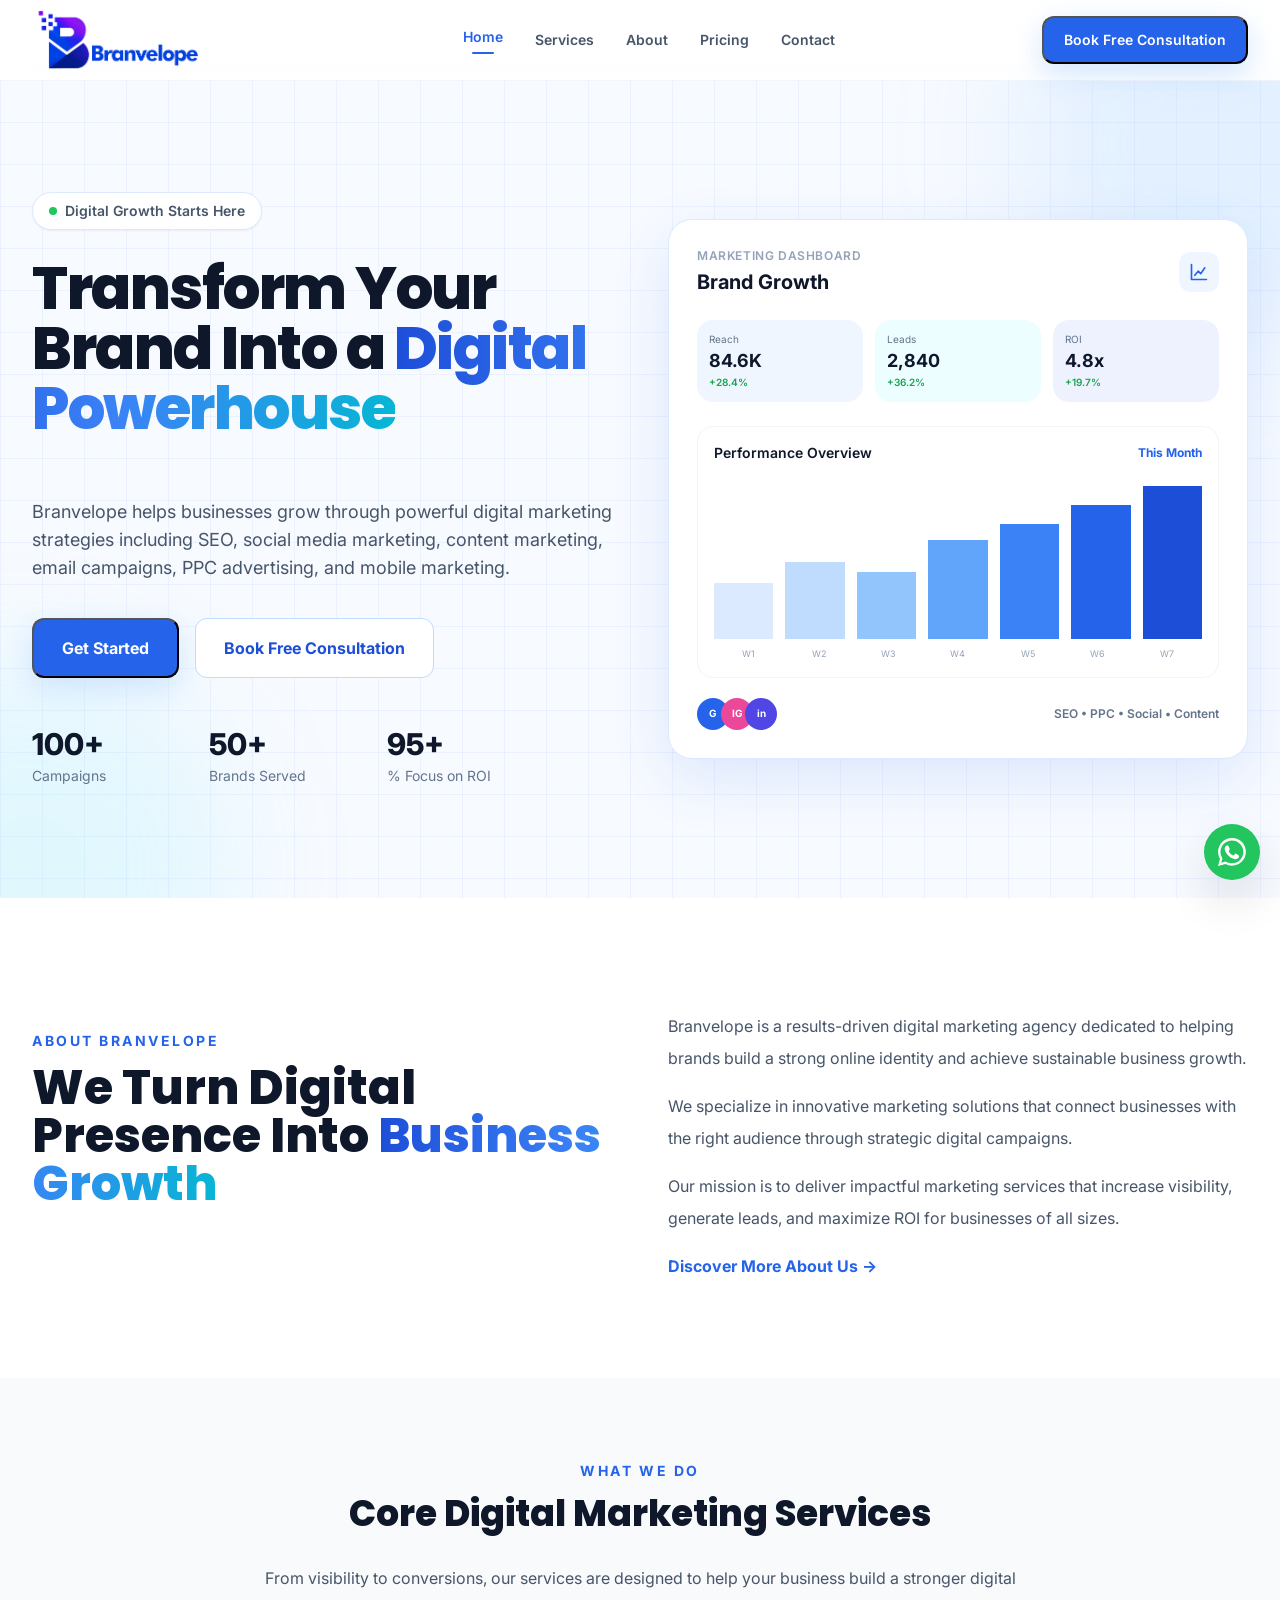
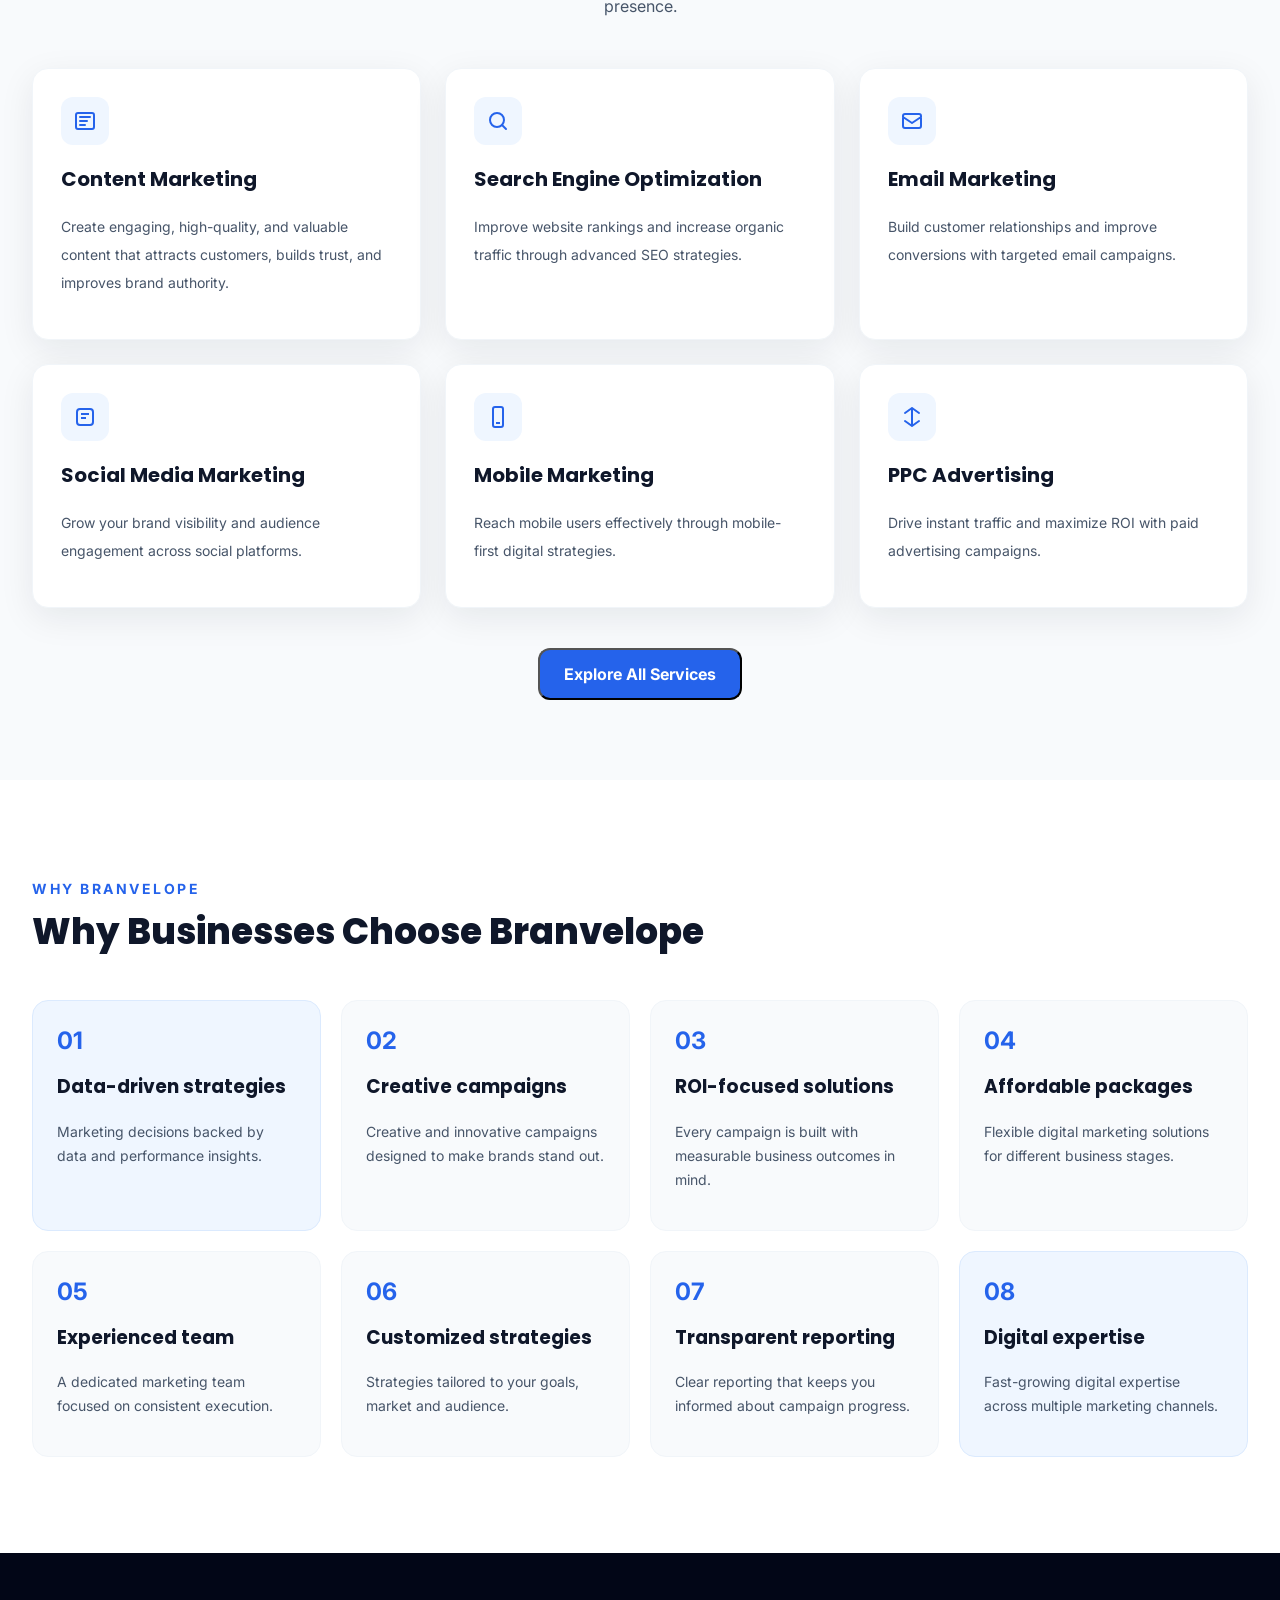
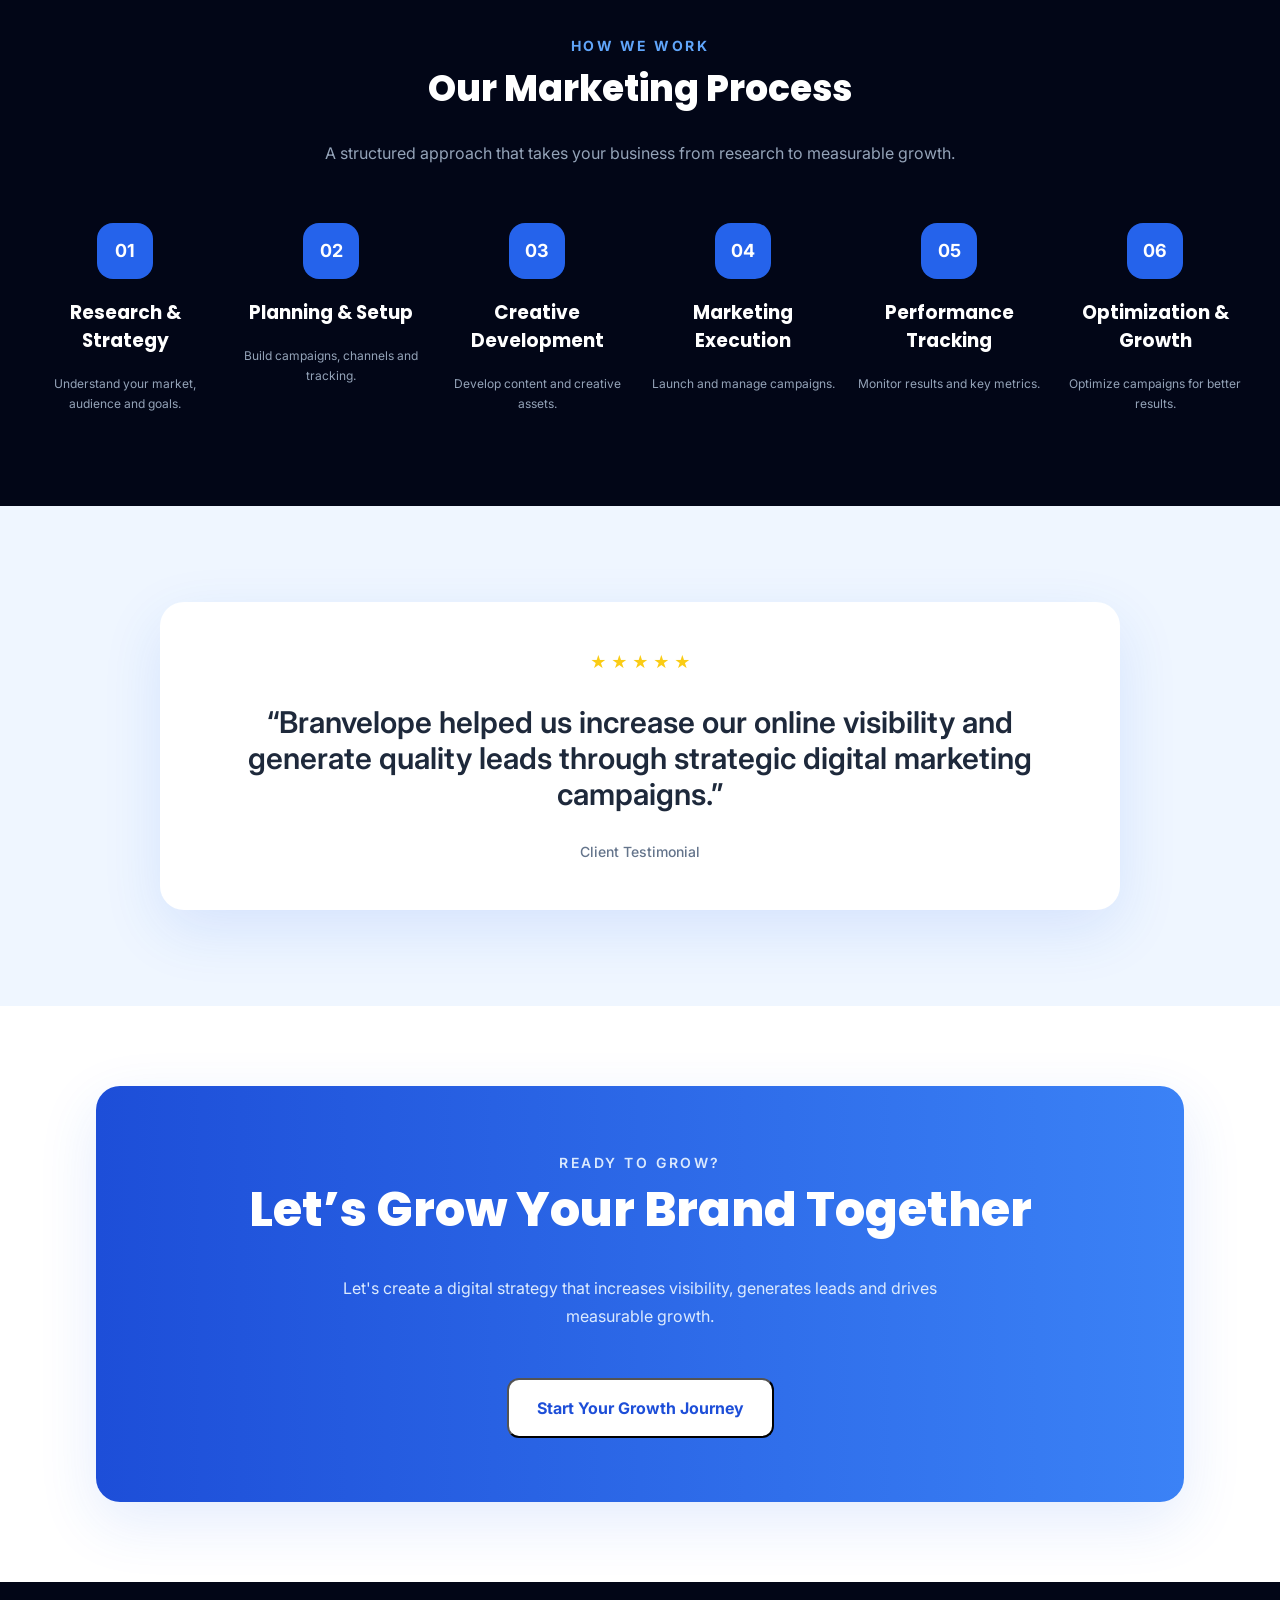
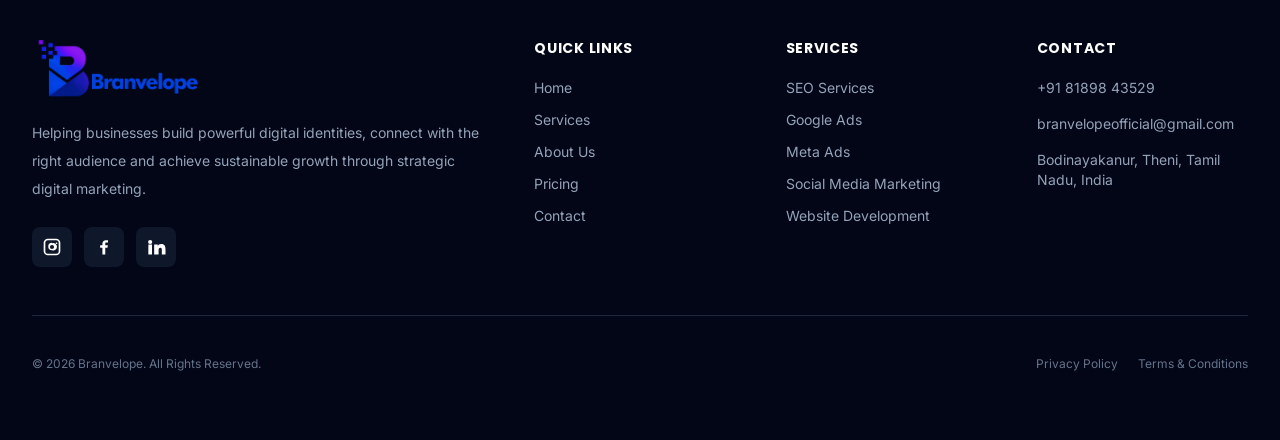
<file: index.html>
<!DOCTYPE html>
<html lang="en">
<head>

<!-- Google tag (gtag.js) -->
<script async src="https://www.googletagmanager.com/gtag/js?id=G-LQER8TJ9HT"></script>
<script>
  window.dataLayer = window.dataLayer || [];
  function gtag(){dataLayer.push(arguments);}
  gtag('js', new Date());

  gtag('config', 'G-LQER8TJ9HT');
</script>
  
  <meta charset="UTF-8">
  <meta name="viewport" content="width=device-width, initial-scale=1.0">
  <meta name="description" content="Branvelope - Digital Marketing Agency helping businesses grow with SEO, Google Ads, Meta Ads, Social Media Marketing, Website Development and more.">
  <title>Branvelope | Digital Marketing Agency</title>

  <link rel="stylesheet" href="styles.css">

  <link rel="preconnect" href="https://fonts.googleapis.com">
  <link rel="preconnect" href="https://fonts.gstatic.com" crossorigin>
  <link href="https://fonts.googleapis.com/css2?family=Inter:wght@400;500;600;700;800&family=Poppins:wght@500;600;700;800&display=swap" rel="stylesheet">


</head>

<body>

  <!-- Header -->
  <header class="fixed top-0 left-0 right-0 z-50 bg-white/95 backdrop-blur-md border-b border-slate-100">
    <div class="max-w-7xl mx-auto px-5 lg:px-8">
      <div class="h-20 flex items-center justify-between">

        <button onclick="showPage('home')" class="flex items-center gap-3 text-left">
          <img 
  src="Images/Company Logo.png"
  alt="Branvelope - Digital Growth Agency"
  class="w-56 h-auto"
>
        </button>

        <nav class="hidden lg:flex items-center gap-8">
          <button class="nav-link active text-sm font-semibold text-slate-600 hover:text-brand-600 transition" data-page="home" onclick="showPage('home')">Home</button>
          <button class="nav-link text-sm font-semibold text-slate-600 hover:text-brand-600 transition" data-page="services" onclick="showPage('services')">Services</button>
          <button class="nav-link text-sm font-semibold text-slate-600 hover:text-brand-600 transition" data-page="about" onclick="showPage('about')">About</button>
          <button class="nav-link text-sm font-semibold text-slate-600 hover:text-brand-600 transition" data-page="pricing" onclick="showPage('pricing')">Pricing</button>
          <button class="nav-link text-sm font-semibold text-slate-600 hover:text-brand-600 transition" data-page="contact" onclick="showPage('contact')">Contact</button>
        </nav>

        <div class="hidden lg:block">
          <button onclick="showPage('contact')" class="px-5 py-3 rounded-xl bg-brand-600 text-white font-semibold text-sm hover:bg-brand-700 transition shadow-lg shadow-blue-200">
            Book Free Consultation
          </button>
        </div>

        <button id="mobileMenuBtn" class="lg:hidden p-2 rounded-lg hover:bg-slate-100" aria-label="Open menu">
          <svg id="menuIcon" class="w-6 h-6" fill="none" stroke="currentColor" viewBox="0 0 24 24">
            <path stroke-linecap="round" stroke-linejoin="round" stroke-width="2" d="M4 6h16M4 12h16M4 18h16"/>
          </svg>
        </button>
      </div>

      <div id="mobileMenu" class="hidden lg:hidden pb-5">
        <div class="space-y-1">
          <button class="mobile-nav-link active w-full text-left px-4 py-3 rounded-lg font-semibold" data-page="home" onclick="showPage('home'); closeMobileMenu()">Home</button>
          <button class="mobile-nav-link w-full text-left px-4 py-3 rounded-lg font-semibold text-slate-600" data-page="services" onclick="showPage('services'); closeMobileMenu()">Services</button>
          <button class="mobile-nav-link w-full text-left px-4 py-3 rounded-lg font-semibold text-slate-600" data-page="about" onclick="showPage('about'); closeMobileMenu()">About</button>
          <button class="mobile-nav-link w-full text-left px-4 py-3 rounded-lg font-semibold text-slate-600" data-page="pricing" onclick="showPage('pricing'); closeMobileMenu()">Pricing</button>
          <button class="mobile-nav-link w-full text-left px-4 py-3 rounded-lg font-semibold text-slate-600" data-page="contact" onclick="showPage('contact'); closeMobileMenu()">Contact</button>
        </div>
      </div>
    </div>
  </header>

  <main class="pt-20">

    <!-- HOME PAGE -->
    <section id="homePage" class="page active">

      <!-- Hero -->
      <section class="relative overflow-hidden hero-grid bg-brand-50/50">
        <div class="absolute -top-32 -right-32 w-96 h-96 bg-blue-300/20 rounded-full blur-3xl"></div>
        <div class="absolute -bottom-40 -left-40 w-96 h-96 bg-cyan-300/15 rounded-full blur-3xl"></div>

        <div class="max-w-7xl mx-auto px-5 lg:px-8 py-20 lg:py-28 relative">
          <div class="grid lg:grid-cols-2 gap-14 items-center">

            <div>
              <div class="inline-flex items-center gap-2 px-4 py-2 rounded-full bg-white border border-blue-100 shadow-sm mb-7">
                <span class="w-2 h-2 bg-green-500 rounded-full pulse-dot"></span>
                <span class="text-xs sm:text-sm font-semibold text-slate-600">Digital Growth Starts Here</span>
              </div>

              <h1 class="text-4xl sm:text-5xl lg:text-6xl font-extrabold leading-tight tracking-tight">
                Transform Your Brand Into a
                <span class="gradient-text"> Digital Powerhouse</span>
              </h1>

              <p class="mt-6 text-base sm:text-lg text-slate-600 leading-8 max-w-2xl">
                Branvelope helps businesses grow through powerful digital marketing strategies including SEO, social media marketing, content marketing, email campaigns, PPC advertising, and mobile marketing.
              </p>

              <div class="flex flex-col sm:flex-row gap-4 mt-9">
                <button onclick="showPage('contact')" class="px-7 py-4 rounded-xl bg-brand-600 text-white font-bold hover:bg-brand-700 transition shadow-xl shadow-blue-200">
                  Get Started
                </button>
                <button onclick="showPage('contact')" class="px-7 py-4 rounded-xl bg-white text-brand-700 border border-brand-200 font-bold hover:bg-brand-50 transition">
                  Book Free Consultation
                </button>
              </div>

              <div class="grid grid-cols-3 gap-5 mt-12 max-w-lg">
                <div>
                  <div class="text-2xl sm:text-3xl font-extrabold text-slate-900 counter" data-target="100">0</div>
                  <div class="text-xs sm:text-sm text-slate-500 mt-1">Campaigns</div>
                </div>
                <div>
                  <div class="text-2xl sm:text-3xl font-extrabold text-slate-900 counter" data-target="50">0</div>
                  <div class="text-xs sm:text-sm text-slate-500 mt-1">Brands Served</div>
                </div>
                <div>
                  <div class="text-2xl sm:text-3xl font-extrabold text-slate-900 counter" data-target="95">0</div>
                  <div class="text-xs sm:text-sm text-slate-500 mt-1">% Focus on ROI</div>
                </div>
              </div>
            </div>

            <!-- Dashboard Illustration -->
            <div class="relative floating">
              <div class="absolute -top-5 -right-5 w-24 h-24 rounded-3xl bg-blue-200/50 blur-2xl"></div>

              <div class="bg-white rounded-3xl shadow-soft border border-blue-100 p-5 sm:p-7 relative">
                <div class="flex items-center justify-between mb-6">
                  <div>
                    <div class="text-xs text-slate-400 font-semibold uppercase tracking-wider">Marketing Dashboard</div>
                    <div class="text-xl font-bold mt-1">Brand Growth</div>
                  </div>
                  <div class="w-10 h-10 rounded-xl bg-brand-50 flex items-center justify-center">
                    <svg class="w-5 h-5 text-brand-600" fill="none" stroke="currentColor" viewBox="0 0 24 24">
                      <path stroke-linecap="round" stroke-linejoin="round" stroke-width="2" d="M3 3v18h18M7 16l4-5 3 3 5-7"/>
                    </svg>
                  </div>
                </div>

                <div class="grid grid-cols-3 gap-3 mb-6">
                  <div class="rounded-2xl bg-blue-50 p-3">
                    <div class="text-[10px] text-slate-500">Reach</div>
                    <div class="font-bold text-lg">84.6K</div>
                    <div class="text-[10px] text-green-600 font-semibold">+28.4%</div>
                  </div>
                  <div class="rounded-2xl bg-cyan-50 p-3">
                    <div class="text-[10px] text-slate-500">Leads</div>
                    <div class="font-bold text-lg">2,840</div>
                    <div class="text-[10px] text-green-600 font-semibold">+36.2%</div>
                  </div>
                  <div class="rounded-2xl bg-indigo-50 p-3">
                    <div class="text-[10px] text-slate-500">ROI</div>
                    <div class="font-bold text-lg">4.8x</div>
                    <div class="text-[10px] text-green-600 font-semibold">+19.7%</div>
                  </div>
                </div>

                <div class="border border-slate-100 rounded-2xl p-4">
                  <div class="flex justify-between items-center mb-4">
                    <span class="font-semibold text-sm">Performance Overview</span>
                    <span class="text-xs text-brand-600 font-bold">This Month</span>
                  </div>

                  <div class="h-40 flex items-end gap-2 sm:gap-3">
                    <div class="flex-1 bg-blue-100 rounded-t-lg" style="height:35%"></div>
                    <div class="flex-1 bg-blue-200 rounded-t-lg" style="height:48%"></div>
                    <div class="flex-1 bg-blue-300 rounded-t-lg" style="height:42%"></div>
                    <div class="flex-1 bg-blue-400 rounded-t-lg" style="height:62%"></div>
                    <div class="flex-1 bg-blue-500 rounded-t-lg" style="height:72%"></div>
                    <div class="flex-1 bg-blue-600 rounded-t-lg" style="height:84%"></div>
                    <div class="flex-1 bg-brand-700 rounded-t-lg" style="height:96%"></div>
                  </div>

                  <div class="grid grid-cols-7 text-[9px] text-slate-400 text-center mt-2">
                    <span>W1</span><span>W2</span><span>W3</span><span>W4</span><span>W5</span><span>W6</span><span>W7</span>
                  </div>
                </div>

                <div class="flex items-center justify-between mt-5">
                  <div class="flex -space-x-2">
                    <div class="w-8 h-8 rounded-full bg-blue-600 border-2 border-white text-white text-[10px] flex items-center justify-center font-bold">G</div>
                    <div class="w-8 h-8 rounded-full bg-pink-500 border-2 border-white text-white text-[10px] flex items-center justify-center font-bold">IG</div>
                    <div class="w-8 h-8 rounded-full bg-indigo-600 border-2 border-white text-white text-[10px] flex items-center justify-center font-bold">in</div>
                    <div class="w-8 h-8 rounded-full bg-slate-800 border-2 border-white text-white text-[10px] flex items-center justify-center font-bold">S</div>
                  </div>
                  <span class="text-xs font-semibold text-slate-500">SEO • PPC • Social • Content</span>
                </div>
              </div>
            </div>

          </div>
        </div>
      </section>

      <!-- About Preview -->
      <section class="py-20 lg:py-24 bg-white">
        <div class="max-w-7xl mx-auto px-5 lg:px-8">
          <div class="grid lg:grid-cols-2 gap-14 items-center">

            <div>
              <span class="text-brand-600 font-bold text-sm uppercase tracking-[.18em]">About Branvelope</span>
              <h2 class="text-3xl sm:text-4xl lg:text-5xl font-extrabold mt-3 leading-tight">
                We Turn Digital Presence Into
                <span class="gradient-text"> Business Growth</span>
              </h2>
            </div>

            <div class="text-slate-600 leading-8">
              <p>
                Branvelope is a results-driven digital marketing agency dedicated to helping brands build a strong online identity and achieve sustainable business growth.
              </p>
              <p class="mt-4">
                We specialize in innovative marketing solutions that connect businesses with the right audience through strategic digital campaigns.
              </p>
              <p class="mt-4">
                Our mission is to deliver impactful marketing services that increase visibility, generate leads, and maximize ROI for businesses of all sizes.
              </p>
              <a onclick="showPage('about')" class="mt-7 text-brand-600 font-bold hover:text-brand-800 transition">
                Discover More About Us →
              </a>
            </div>

          </div>
        </div>
      </section>

      <!-- Home Services -->
      <section class="py-20 bg-slate-50">
        <div class="max-w-7xl mx-auto px-5 lg:px-8">
          <div class="text-center max-w-3xl mx-auto">
            <span class="text-brand-600 font-bold text-sm uppercase tracking-[.18em]">What We Do</span>
            <h2 class="text-3xl sm:text-4xl font-extrabold mt-3">Core Digital Marketing Services</h2>
            <p class="mt-4 text-slate-600 leading-7">
              From visibility to conversions, our services are designed to help your business build a stronger digital presence.
            </p>
          </div>

          <div class="grid sm:grid-cols-2 lg:grid-cols-3 gap-6 mt-12">

            <div class="bg-white p-7 rounded-2xl border border-slate-100 shadow-card">
              <div class="w-12 h-12 rounded-xl bg-blue-50 text-brand-600 flex items-center justify-center mb-5">
                <svg class="w-6 h-6" fill="none" stroke="currentColor" viewBox="0 0 24 24">
                  <path stroke-linecap="round" stroke-linejoin="round" stroke-width="2" d="M19 20H5a2 2 0 01-2-2V6a2 2 0 012-2h14a2 2 0 012 2v12a2 2 0 01-2 2zM7 8h10M7 12h7M7 16h5"/>
                </svg>
              </div>
              <h3 class="text-xl font-bold">Content Marketing</h3>
              <p class="text-slate-600 text-sm leading-7 mt-3">Create engaging, high-quality, and valuable content that attracts customers, builds trust, and improves brand authority.</p>
            </div>

            <div class="bg-white p-7 rounded-2xl border border-slate-100 shadow-card">
              <div class="w-12 h-12 rounded-xl bg-blue-50 text-brand-600 flex items-center justify-center mb-5">
                <svg class="w-6 h-6" fill="none" stroke="currentColor" viewBox="0 0 24 24">
                  <circle cx="11" cy="11" r="7" stroke-width="2"/>
                  <path stroke-linecap="round" stroke-width="2" d="M20 20l-4-4"/>
                </svg>
              </div>
              <h3 class="text-xl font-bold">Search Engine Optimization</h3>
              <p class="text-slate-600 text-sm leading-7 mt-3">Improve website rankings and increase organic traffic through advanced SEO strategies.</p>
            </div>

            <div class="bg-white p-7 rounded-2xl border border-slate-100 shadow-card">
              <div class="w-12 h-12 rounded-xl bg-blue-50 text-brand-600 flex items-center justify-center mb-5">
                <svg class="w-6 h-6" fill="none" stroke="currentColor" viewBox="0 0 24 24">
                  <path stroke-linecap="round" stroke-linejoin="round" stroke-width="2" d="M3 8l9 6 9-6M5 19h14a2 2 0 002-2V7a2 2 0 00-2-2H5a2 2 0 00-2 2v10a2 2 0 002 2z"/>
                </svg>
              </div>
              <h3 class="text-xl font-bold">Email Marketing</h3>
              <p class="text-slate-600 text-sm leading-7 mt-3">Build customer relationships and improve conversions with targeted email campaigns.</p>
            </div>

            <div class="bg-white p-7 rounded-2xl border border-slate-100 shadow-card">
              <div class="w-12 h-12 rounded-xl bg-blue-50 text-brand-600 flex items-center justify-center mb-5">
                <svg class="w-6 h-6" fill="none" stroke="currentColor" viewBox="0 0 24 24">
                  <rect x="4" y="4" width="16" height="16" rx="3" stroke-width="2"/>
                  <path stroke-width="2" d="M8 9h8M8 13h5"/>
                </svg>
              </div>
              <h3 class="text-xl font-bold">Social Media Marketing</h3>
              <p class="text-slate-600 text-sm leading-7 mt-3">Grow your brand visibility and audience engagement across social platforms.</p>
            </div>

            <div class="bg-white p-7 rounded-2xl border border-slate-100 shadow-card">
              <div class="w-12 h-12 rounded-xl bg-blue-50 text-brand-600 flex items-center justify-center mb-5">
                <svg class="w-6 h-6" fill="none" stroke="currentColor" viewBox="0 0 24 24">
                  <rect x="7" y="2" width="10" height="20" rx="2" stroke-width="2"/>
                  <path stroke-width="2" d="M10 18h4"/>
                </svg>
              </div>
              <h3 class="text-xl font-bold">Mobile Marketing</h3>
              <p class="text-slate-600 text-sm leading-7 mt-3">Reach mobile users effectively through mobile-first digital strategies.</p>
            </div>

            <div class="bg-white p-7 rounded-2xl border border-slate-100 shadow-card">
              <div class="w-12 h-12 rounded-xl bg-blue-50 text-brand-600 flex items-center justify-center mb-5">
                <svg class="w-6 h-6" fill="none" stroke="currentColor" viewBox="0 0 24 24">
                  <path stroke-linecap="round" stroke-linejoin="round" stroke-width="2" d="M12 3v18M5 8l7-5 7 5M5 16l7 5 7-5"/>
                </svg>
              </div>
              <h3 class="text-xl font-bold">PPC Advertising</h3>
              <p class="text-slate-600 text-sm leading-7 mt-3">Drive instant traffic and maximize ROI with paid advertising campaigns.</p>
            </div>

          </div>

          <div class="text-center mt-10">
            <button onclick="showPage('services')" class="px-6 py-3 rounded-xl bg-brand-600 text-white font-bold hover:bg-brand-700 transition">
              Explore All Services
            </button>
          </div>
        </div>
      </section>

      <!-- Why Choose Us -->
      <section class="py-20 lg:py-24 bg-white">
        <div class="max-w-7xl mx-auto px-5 lg:px-8">

          <div class="max-w-3xl">
            <span class="text-brand-600 font-bold text-sm uppercase tracking-[.18em]">Why Branvelope</span>
            <h2 class="text-3xl sm:text-4xl font-extrabold mt-3">Why Businesses Choose Branvelope</h2>
          </div>

          <div class="grid sm:grid-cols-2 lg:grid-cols-4 gap-5 mt-12">
            <div class="p-6 rounded-2xl bg-blue-50 border border-blue-100">
              <div class="text-brand-600 font-bold text-2xl">01</div>
              <h3 class="font-bold mt-4">Data-driven strategies</h3>
              <p class="text-sm text-slate-600 mt-2 leading-6">Marketing decisions backed by data and performance insights.</p>
            </div>

            <div class="p-6 rounded-2xl bg-slate-50 border border-slate-100">
              <div class="text-brand-600 font-bold text-2xl">02</div>
              <h3 class="font-bold mt-4">Creative campaigns</h3>
              <p class="text-sm text-slate-600 mt-2 leading-6">Creative and innovative campaigns designed to make brands stand out.</p>
            </div>

            <div class="p-6 rounded-2xl bg-slate-50 border border-slate-100">
              <div class="text-brand-600 font-bold text-2xl">03</div>
              <h3 class="font-bold mt-4">ROI-focused solutions</h3>
              <p class="text-sm text-slate-600 mt-2 leading-6">Every campaign is built with measurable business outcomes in mind.</p>
            </div>

            <div class="p-6 rounded-2xl bg-slate-50 border border-slate-100">
              <div class="text-brand-600 font-bold text-2xl">04</div>
              <h3 class="font-bold mt-4">Affordable packages</h3>
              <p class="text-sm text-slate-600 mt-2 leading-6">Flexible digital marketing solutions for different business stages.</p>
            </div>

            <div class="p-6 rounded-2xl bg-slate-50 border border-slate-100">
              <div class="text-brand-600 font-bold text-2xl">05</div>
              <h3 class="font-bold mt-4">Experienced team</h3>
              <p class="text-sm text-slate-600 mt-2 leading-6">A dedicated marketing team focused on consistent execution.</p>
            </div>

            <div class="p-6 rounded-2xl bg-slate-50 border border-slate-100">
              <div class="text-brand-600 font-bold text-2xl">06</div>
              <h3 class="font-bold mt-4">Customized strategies</h3>
              <p class="text-sm text-slate-600 mt-2 leading-6">Strategies tailored to your goals, market and audience.</p>
            </div>

            <div class="p-6 rounded-2xl bg-slate-50 border border-slate-100">
              <div class="text-brand-600 font-bold text-2xl">07</div>
              <h3 class="font-bold mt-4">Transparent reporting</h3>
              <p class="text-sm text-slate-600 mt-2 leading-6">Clear reporting that keeps you informed about campaign progress.</p>
            </div>

            <div class="p-6 rounded-2xl bg-blue-50 border border-blue-100">
              <div class="text-brand-600 font-bold text-2xl">08</div>
              <h3 class="font-bold mt-4">Digital expertise</h3>
              <p class="text-sm text-slate-600 mt-2 leading-6">Fast-growing digital expertise across multiple marketing channels.</p>
            </div>
          </div>
        </div>
      </section>

      <!-- Process -->
      <section class="py-20 bg-slate-950 text-white">
        <div class="max-w-7xl mx-auto px-5 lg:px-8">
          <div class="text-center max-w-3xl mx-auto">
            <span class="text-blue-400 font-bold text-sm uppercase tracking-[.18em]">How We Work</span>
            <h2 class="text-3xl sm:text-4xl font-extrabold mt-3">Our Marketing Process</h2>
            <p class="text-slate-400 mt-4 leading-7">A structured approach that takes your business from research to measurable growth.</p>
          </div>

          <div class="grid sm:grid-cols-2 lg:grid-cols-6 gap-5 mt-14">
            <div class="text-center">
              <div class="w-14 h-14 mx-auto rounded-2xl bg-blue-600 flex items-center justify-center font-bold text-lg">01</div>
              <h3 class="font-bold mt-5">Research & Strategy</h3>
              <p class="text-xs text-slate-400 mt-2 leading-5">Understand your market, audience and goals.</p>
            </div>

            <div class="text-center">
              <div class="w-14 h-14 mx-auto rounded-2xl bg-blue-600 flex items-center justify-center font-bold text-lg">02</div>
              <h3 class="font-bold mt-5">Planning & Setup</h3>
              <p class="text-xs text-slate-400 mt-2 leading-5">Build campaigns, channels and tracking.</p>
            </div>

            <div class="text-center">
              <div class="w-14 h-14 mx-auto rounded-2xl bg-blue-600 flex items-center justify-center font-bold text-lg">03</div>
              <h3 class="font-bold mt-5">Creative Development</h3>
              <p class="text-xs text-slate-400 mt-2 leading-5">Develop content and creative assets.</p>
            </div>

            <div class="text-center">
              <div class="w-14 h-14 mx-auto rounded-2xl bg-blue-600 flex items-center justify-center font-bold text-lg">04</div>
              <h3 class="font-bold mt-5">Marketing Execution</h3>
              <p class="text-xs text-slate-400 mt-2 leading-5">Launch and manage campaigns.</p>
            </div>

            <div class="text-center">
              <div class="w-14 h-14 mx-auto rounded-2xl bg-blue-600 flex items-center justify-center font-bold text-lg">05</div>
              <h3 class="font-bold mt-5">Performance Tracking</h3>
              <p class="text-xs text-slate-400 mt-2 leading-5">Monitor results and key metrics.</p>
            </div>

            <div class="text-center">
              <div class="w-14 h-14 mx-auto rounded-2xl bg-blue-600 flex items-center justify-center font-bold text-lg">06</div>
              <h3 class="font-bold mt-5">Optimization & Growth</h3>
              <p class="text-xs text-slate-400 mt-2 leading-5">Optimize campaigns for better results.</p>
            </div>
          </div>
        </div>
      </section>

      <!-- Testimonials -->
      <section class="py-20 lg:py-24 bg-blue-50">
        <div class="max-w-5xl mx-auto px-5 lg:px-8">
          <div class="bg-white rounded-3xl p-8 sm:p-12 shadow-soft text-center">
            <div class="flex justify-center gap-1 text-yellow-400 mb-6">
              ★ ★ ★ ★ ★
            </div>
            <p class="text-xl sm:text-2xl lg:text-3xl font-semibold leading-relaxed text-slate-800">
              “Branvelope helped us increase our online visibility and generate quality leads through strategic digital marketing campaigns.”
            </p>
            <div class="mt-7 text-sm text-slate-500 font-medium">Client Testimonial</div>
          </div>
        </div>
      </section>

      <!-- Home CTA -->
      <section class="py-20 bg-white">
        <div class="max-w-6xl mx-auto px-5 lg:px-8">
          <div class="rounded-3xl bg-gradient-to-r from-brand-700 to-blue-500 p-8 sm:p-12 lg:p-16 text-white text-center shadow-soft">
            <span class="text-blue-100 font-semibold text-sm uppercase tracking-[.18em]">Ready to Grow?</span>
            <h2 class="text-3xl sm:text-4xl lg:text-5xl font-extrabold mt-3">Let’s Grow Your Brand Together</h2>
            <p class="max-w-2xl mx-auto mt-5 text-blue-100 leading-7">
              Let's create a digital strategy that increases visibility, generates leads and drives measurable growth.
            </p>
            <button onclick="showPage('contact')" class="mt-8 px-7 py-4 rounded-xl bg-white text-brand-700 font-bold hover:bg-blue-50 transition">
              Start Your Growth Journey
            </button>
          </div>
        </div>
      </section>

    </section>


    <!-- SERVICES PAGE -->
    <section id="servicesPage" class="page">

      <div class="bg-slate-950 text-white py-20">
        <div class="max-w-7xl mx-auto px-5 lg:px-8 text-center">
          <span class="text-blue-400 font-bold text-sm uppercase tracking-[.18em]">Our Expertise</span>
          <h1 class="text-4xl sm:text-5xl font-extrabold mt-3">Digital Marketing Services</h1>
          <p class="text-slate-400 max-w-2xl mx-auto mt-5 leading-7">
            Choose the service your business needs and explore how Branvelope can help you grow.
          </p>
        </div>
      </div>

      <div class="max-w-7xl mx-auto px-5 lg:px-8 py-16">

        <div id="categoryFilters" class="flex gap-2 overflow-x-auto pb-3 mb-10"></div>

        <div id="serviceGrid" class="grid sm:grid-cols-2 lg:grid-cols-3 gap-6"></div>

        <div class="mt-16 bg-blue-50 border border-blue-100 rounded-3xl p-8 sm:p-12 text-center">
          <h2 class="text-2xl sm:text-3xl font-extrabold">Not Sure Which Service You Need?</h2>
          <p class="text-slate-600 mt-3 max-w-2xl mx-auto leading-7">
            Tell us about your business and goals. Our team will help you identify the right digital marketing approach.
          </p>
          <button onclick="showPage('contact')" class="mt-7 px-7 py-3.5 rounded-xl bg-brand-600 text-white font-bold hover:bg-brand-700 transition">
            Get Free Consultation
          </button>
        </div>
      </div>
    </section>


    <!-- ABOUT PAGE -->
    <section id="aboutPage" class="page">

      <div class="bg-brand-50 py-20">
        <div class="max-w-7xl mx-auto px-5 lg:px-8">
          <span class="text-brand-600 font-bold text-sm uppercase tracking-[.18em]">About Us</span>
          <h1 class="text-4xl sm:text-5xl font-extrabold mt-3">About Branvelope</h1>
          <p class="max-w-3xl mt-5 text-slate-600 leading-8">
            A results-driven digital marketing agency focused on building strong online identities and sustainable business growth.
          </p>
        </div>
      </div>

      <div class="max-w-7xl mx-auto px-5 lg:px-8 py-20">
        <div class="grid lg:grid-cols-2 gap-14 items-center">
          <div>
            <h2 class="text-3xl sm:text-4xl font-extrabold">Marketing That Connects Brands With The Right Audience</h2>
            <p class="text-slate-600 leading-8 mt-6">
              Branvelope is a results-driven digital marketing agency dedicated to helping brands build a strong online identity and achieve sustainable business growth.
            </p>
            <p class="text-slate-600 leading-8 mt-4">
              We specialize in innovative marketing solutions that connect businesses with the right audience through strategic digital campaigns.
            </p>
            <p class="text-slate-600 leading-8 mt-4">
              Our mission is to deliver impactful marketing services that increase visibility, generate leads, and maximize ROI for businesses of all sizes.
            </p>
          </div>

          <div class="bg-white rounded-3xl border border-slate-100 shadow-soft p-7">
            <div class="grid grid-cols-2 gap-4">
              <div class="rounded-2xl bg-blue-50 p-6">
                <div class="text-3xl font-extrabold text-brand-600">01</div>
                <h3 class="font-bold mt-3">Strategy</h3>
                <p class="text-sm text-slate-500 mt-2">Clear and customized marketing direction.</p>
              </div>
              <div class="rounded-2xl bg-slate-50 p-6">
                <div class="text-3xl font-extrabold text-brand-600">02</div>
                <h3 class="font-bold mt-3">Creativity</h3>
                <p class="text-sm text-slate-500 mt-2">Content that gets attention and builds trust.</p>
              </div>
              <div class="rounded-2xl bg-slate-50 p-6">
                <div class="text-3xl font-extrabold text-brand-600">03</div>
                <h3 class="font-bold mt-3">Execution</h3>
                <p class="text-sm text-slate-500 mt-2">Consistent execution across digital channels.</p>
              </div>
              <div class="rounded-2xl bg-blue-50 p-6">
                <div class="text-3xl font-extrabold text-brand-600">04</div>
                <h3 class="font-bold mt-3">Growth</h3>
                <p class="text-sm text-slate-500 mt-2">Continuous optimization for better outcomes.</p>
              </div>
            </div>
          </div>
        </div>

        <div class="mt-20">
          <div class="text-center max-w-2xl mx-auto">
            <span class="text-brand-600 font-bold text-sm uppercase tracking-[.18em]">Our Values</span>
            <h2 class="text-3xl sm:text-4xl font-extrabold mt-3">Built Around Business Results</h2>
          </div>

          <div class="grid md:grid-cols-3 gap-6 mt-10">
            <div class="p-7 rounded-2xl border border-slate-100 shadow-card">
              <h3 class="text-xl font-bold">Transparency</h3>
              <p class="text-slate-600 mt-3 leading-7">Clear communication, honest reporting and measurable campaign performance.</p>
            </div>
            <div class="p-7 rounded-2xl border border-slate-100 shadow-card">
              <h3 class="text-xl font-bold">Innovation</h3>
              <p class="text-slate-600 mt-3 leading-7">We continuously adapt strategies to changing digital platforms and customer behavior.</p>
            </div>
            <div class="p-7 rounded-2xl border border-slate-100 shadow-card">
              <h3 class="text-xl font-bold">Growth</h3>
              <p class="text-slate-600 mt-3 leading-7">Every strategy is designed to contribute toward meaningful business growth.</p>
            </div>
          </div>
        </div>
      </div>
    </section>


    <!-- PRICING PAGE -->
    <section id="pricingPage" class="page">

      <div class="bg-slate-950 text-white py-20">
        <div class="max-w-7xl mx-auto px-5 lg:px-8 text-center">
          <span class="text-blue-400 font-bold text-sm uppercase tracking-[.18em]">Social Media Marketing</span>
          <h1 class="text-4xl sm:text-5xl font-extrabold mt-3">Social Media Marketing Packages</h1>
          <p class="text-slate-400 max-w-2xl mx-auto mt-5">
            Creative consistency. Video-first visibility. Measurable growth.
          </p>
        </div>
      </div>

      <div class="max-w-7xl mx-auto px-5 lg:px-8 py-16">

        <!-- Pricing Cards -->
        <div class="grid md:grid-cols-2 xl:grid-cols-4 gap-6">

          <div class="pricing-card bg-white rounded-3xl border border-slate-200 p-7 shadow-card">
            <div class="text-xs font-bold uppercase tracking-wider text-brand-600">Package 01</div>
            <h2 class="text-2xl font-extrabold mt-3">Starter</h2>
            <p class="text-sm text-slate-500 mt-2">A strong creative foundation for consistent social media presence.</p>

            <div class="mt-7">
              <div class="text-sm text-slate-500">Monthly Fee</div>
              <div class="text-3xl font-extrabold mt-1">₹15,000</div>
            </div>

            <div class="border-t border-slate-100 mt-7 pt-6 space-y-4 text-sm">
              <div class="flex justify-between gap-3"><span>Static Creatives</span><strong>20</strong></div>
              <div class="flex justify-between gap-3"><span>Short Videos</span><strong>4</strong></div>
              <div class="flex justify-between gap-3"><span>Content Planning</span><strong class="included">Included</strong></div>
              <div class="flex justify-between gap-3"><span>Social Media Management</span><strong class="included">Included</strong></div>
              <div class="flex justify-between gap-3"><span>Performance Marketing</span><strong class="not-included">—</strong></div>
              <div class="flex justify-between gap-3"><span>Marketing Strategy</span><strong class="not-included">—</strong></div>
            </div>

            <button onclick="selectPackage('Creative Essential')" class="w-full mt-7 py-3 rounded-xl border border-brand-600 text-brand-600 font-bold hover:bg-brand-600 hover:text-white transition">
              Choose Package
            </button>
          </div>

          <div class="pricing-card bg-white rounded-3xl border border-slate-200 p-7 shadow-card">
            <div class="text-xs font-bold uppercase tracking-wider text-brand-600">Package 02</div>
            <h2 class="text-2xl font-extrabold mt-3">Growth</h2>
            <p class="text-sm text-slate-500 mt-2">Video-focused social media content for stronger visibility.</p>

            <div class="mt-7">
              <div class="text-sm text-slate-500">Monthly Fee</div>
              <div class="text-3xl font-extrabold mt-1">₹20,000</div>
            </div>

            <div class="border-t border-slate-100 mt-7 pt-6 space-y-4 text-sm">
              <div class="flex justify-between gap-3"><span>Static Creatives</span><strong>10</strong></div>
              <div class="flex justify-between gap-3"><span>Short Videos</span><strong>8</strong></div>
              <div class="flex justify-between gap-3"><span>Content Planning</span><strong class="included">Included</strong></div>
              <div class="flex justify-between gap-3"><span>Social Media Management</span><strong class="included">Included</strong></div>
              <div class="flex justify-between gap-3"><span>Performance Marketing</span><strong class="not-included">—</strong></div>
              <div class="flex justify-between gap-3"><span>Marketing Strategy</span><strong class="not-included">—</strong></div>
            </div>

            <button onclick="selectPackage('Video First')" class="w-full mt-7 py-3 rounded-xl border border-brand-600 text-brand-600 font-bold hover:bg-brand-600 hover:text-white transition">
              Choose Package
            </button>
          </div>

          <div class="pricing-card featured-pricing bg-white rounded-3xl p-7 shadow-soft relative">
            <div class="absolute top-0 right-6 -translate-y-1/2 bg-brand-600 text-white text-xs font-bold px-4 py-2 rounded-full">
              POPULAR
            </div>

            <div class="text-xs font-bold uppercase tracking-wider text-brand-600">Package 03</div>
            <h2 class="text-2xl font-extrabold mt-3">Premium</h2>
            <p class="text-sm text-slate-500 mt-2">Complete social media and performance marketing for growth.</p>

            <div class="mt-7">
              <div class="text-sm text-slate-500">Monthly Fee</div>
              <div class="text-3xl font-extrabold mt-1">₹30,000</div>
            </div>

            <div class="border-t border-slate-100 mt-7 pt-6 space-y-4 text-sm">
              <div class="flex justify-between gap-3"><span>Static Creatives</span><strong>20</strong></div>
              <div class="flex justify-between gap-3"><span>Short Videos</span><strong>5</strong></div>
              <div class="flex justify-between gap-3"><span>Content Planning</span><strong class="included">Included</strong></div>
              <div class="flex justify-between gap-3"><span>Social Media Management</span><strong class="included">Included</strong></div>
              <div class="flex justify-between gap-3"><span>Performance Marketing</span><strong class="included">Included</strong></div>
              <div class="flex justify-between gap-3"><span>Marketing Strategy</span><strong>Basic</strong></div>
              <div class="flex justify-between gap-3"><span>Campaign Planning</span><strong class="included">Included</strong></div>
              <div class="flex justify-between gap-3"><span>Performance Review</span><strong>Monthly</strong></div>
            </div>

            <button onclick="selectPackage('Growth')" class="w-full mt-7 py-3 rounded-xl bg-brand-600 text-white font-bold hover:bg-brand-700 transition">
              Choose Package
            </button>
          </div>

          <div class="pricing-card bg-white rounded-3xl border border-slate-200 p-7 shadow-card">
            <div class="text-xs font-bold uppercase tracking-wider text-brand-600">Package 04</div>
            <h2 class="text-2xl font-extrabold mt-3">Premium Partner</h2>
            <p class="text-sm text-slate-500 mt-2">Strategic end-to-end marketing partnership for established brands.</p>

            <div class="mt-7">
              <div class="text-sm text-slate-500">Monthly Fee</div>
              <div class="text-3xl font-extrabold mt-1">₹50,000</div>
            </div>

            <div class="border-t border-slate-100 mt-7 pt-6 space-y-4 text-sm">
              <div class="flex justify-between gap-3"><span>Static Creatives</span><strong>15–20</strong></div>
              <div class="flex justify-between gap-3"><span>Short Videos</span><strong>8</strong></div>
              <div class="flex justify-between gap-3"><span>Content Planning</span><strong class="included">Included</strong></div>
              <div class="flex justify-between gap-3"><span>Social Media Management</span><strong class="included">Included</strong></div>
              <div class="flex justify-between gap-3"><span>Performance Marketing</span><strong class="included">Included</strong></div>
              <div class="flex justify-between gap-3"><span>Marketing Strategy</span><strong>Strategic</strong></div>
              <div class="flex justify-between gap-3"><span>Campaign Planning</span><strong class="included">Included</strong></div>
              <div class="flex justify-between gap-3"><span>Customer Acquisition</span><strong class="included">Included</strong></div>
              <div class="flex justify-between gap-3"><span>Offer / Funnel Ideation</span><strong class="included">Included</strong></div>
              <div class="flex justify-between gap-3"><span>Strategy Meeting</span><strong>Monthly</strong></div>
              <div class="flex justify-between gap-3"><span>Performance Review</span><strong>Detailed</strong></div>
            </div>

            <button onclick="selectPackage('Growth Partner')" class="w-full mt-7 py-3 rounded-xl border border-brand-600 text-brand-600 font-bold hover:bg-brand-600 hover:text-white transition">
              Choose Package
            </button>
          </div>

        </div>

        <!-- Complete Comparison -->
        <div class="mt-20">
          <div class="text-center">
            <span class="text-brand-600 font-bold text-sm uppercase tracking-[.18em]">Compare Packages</span>
            <h2 class="text-3xl sm:text-4xl font-extrabold mt-3">Complete Package Comparison</h2>
            <p class="text-slate-500 mt-3">Compare every feature before choosing your package.</p>
          </div>

          <div class="mt-10 overflow-x-auto rounded-2xl border border-slate-200 shadow-card">
            <table class="comparison-table w-full text-sm">
              <thead>
                <tr>
                  <th>Service / Feature</th>
                  <th>Creative Essential<br><span class="font-normal text-blue-200">₹15,000</span></th>
                  <th>Video First<br><span class="font-normal text-blue-200">₹20,000</span></th>
                  <th>Growth<br><span class="font-normal text-blue-200">₹30,000</span></th>
                  <th>Growth Partner<br><span class="font-normal text-blue-200">₹50,000</span></th>
                </tr>
              </thead>
              <tbody class="bg-white">

                <tr>
                  <td class="font-semibold">Monthly Fee</td>
                  <td>₹15,000</td>
                  <td>₹20,000</td>
                  <td>₹30,000</td>
                  <td>₹50,000</td>
                </tr>

                <tr>
                  <td class="font-semibold">Static Creatives (Poster)</td>
                  <td>20</td>
                  <td>10</td>
                  <td>20</td>
                  <td>15–20</td>
                </tr>

                <tr>
                  <td class="font-semibold">Short Videos</td>
                  <td>4</td>
                  <td>8</td>
                  <td>5</td>
                  <td>8</td>
                </tr>

                <tr>
                  <td class="font-semibold">Content Planning</td>
                  <td class="included">Included</td>
                  <td class="included">Included</td>
                  <td class="included">Included</td>
                  <td class="included">Included</td>
                </tr>

                <tr>
                  <td class="font-semibold">Social Media Management</td>
                  <td class="included">Included</td>
                  <td class="included">Included</td>
                  <td class="included">Included</td>
                  <td class="included">Included</td>
                </tr>

                <tr>
                  <td class="font-semibold">Performance Marketing Mgmt.</td>
                  <td class="not-included">—</td>
                  <td class="not-included">—</td>
                  <td class="included">Included</td>
                  <td class="included">Included</td>
                </tr>

                <tr>
                  <td class="font-semibold">Marketing Strategy</td>
                  <td class="not-included">—</td>
                  <td class="not-included">—</td>
                  <td>Basic</td>
                  <td>Strategic</td>
                </tr>

                <tr>
                  <td class="font-semibold">Campaign Planning</td>
                  <td class="not-included">—</td>
                  <td class="not-included">—</td>
                  <td class="included">Included</td>
                  <td class="included">Included</td>
                </tr>

                <tr>
                  <td class="font-semibold">Customer Acquisition Strategy</td>
                  <td class="not-included">—</td>
                  <td class="not-included">—</td>
                  <td class="not-included">—</td>
                  <td class="included">Included</td>
                </tr>

                <tr>
                  <td class="font-semibold">Offer / Funnel Ideation</td>
                  <td class="not-included">—</td>
                  <td class="not-included">—</td>
                  <td class="not-included">—</td>
                  <td class="included">Included</td>
                </tr>

                <tr>
                  <td class="font-semibold">Strategy Meeting</td>
                  <td class="not-included">—</td>
                  <td class="not-included">—</td>
                  <td class="not-included">—</td>
                  <td>Monthly</td>
                </tr>

                <tr>
                  <td class="font-semibold">Performance Review</td>
                  <td class="not-included">—</td>
                  <td class="not-included">—</td>
                  <td>Monthly</td>
                  <td>Detailed</td>
                </tr>

                <tr>
                  <td class="font-semibold">Ad Budget</td>
                  <td class="not-included">—</td>
                  <td class="not-included">—</td>
                  <td>Client bears</td>
                  <td>Client bears</td>
                </tr>

              </tbody>
            </table>
          </div>

          <div class="mt-8 p-5 rounded-2xl bg-slate-50 border border-slate-100 text-sm text-slate-600">
            <strong class="text-slate-800">Note:</strong> Ad budget is borne separately by the client for applicable packages.
          </div>
        </div>

        <!-- Pricing CTA -->
        <div class="mt-16 bg-brand-600 rounded-3xl p-8 sm:p-12 text-center text-white">
          <h2 class="text-3xl font-extrabold">Need a Customized Package?</h2>
          <p class="text-blue-100 max-w-2xl mx-auto mt-3 leading-7">
            We can customize your marketing plan based on your business goals, content requirements and growth targets.
          </p>
          <button onclick="showPage('contact')" class="mt-7 px-7 py-3.5 bg-white text-brand-700 rounded-xl font-bold hover:bg-blue-50 transition">
            Talk To Our Team
          </button>
        </div>

      </div>
    </section>


    <!-- CONTACT PAGE -->
    <section id="contactPage" class="page">

      <div class="bg-brand-50 py-20">
        <div class="max-w-7xl mx-auto px-5 lg:px-8">
          <span class="text-brand-600 font-bold text-sm uppercase tracking-[.18em]">Get In Touch</span>
          <h1 class="text-4xl sm:text-5xl font-extrabold mt-3">Let’s Grow Your Brand Together</h1>
          <p class="max-w-2xl mt-5 text-slate-600 leading-8">
            Tell us about your business and marketing goals. We’ll help you find the right digital growth strategy.
          </p>
        </div>
      </div>

      <div class="max-w-7xl mx-auto px-5 lg:px-8 py-16">
        <div class="grid lg:grid-cols-5 gap-10">

          <div class="lg:col-span-2">
            <h2 class="text-2xl font-extrabold">Start a Conversation</h2>
            <p class="text-slate-600 leading-7 mt-3">
              Fill in the details and our team will receive your enquiry directly through WhatsApp.
            </p>

            <div class="space-y-5 mt-8">

              <a href="tel:+918189843529" class="flex items-start gap-4 group">
                <div class="w-11 h-11 rounded-xl bg-blue-50 text-brand-600 flex items-center justify-center flex-shrink-0">
                  <svg class="w-5 h-5" fill="none" stroke="currentColor" viewBox="0 0 24 24">
                    <path stroke-linecap="round" stroke-linejoin="round" stroke-width="2" d="M3 5a2 2 0 012-2h2l2 5-2 1.5a16 16 0 007.5 7.5L16 15l5 2v2a2 2 0 01-2 2C9.716 21 3 14.284 3 6V5z"/>
                  </svg>
                </div>
                <div>
                  <div class="text-xs text-slate-400 font-semibold uppercase">Phone / WhatsApp</div>
                  <div class="font-bold mt-1 group-hover:text-brand-600">+91 81898 43529</div>
                </div>
              </a>

              <a href="mailto:branvelopeofficial@gmail.com" class="flex items-start gap-4 group">
                <div class="w-11 h-11 rounded-xl bg-blue-50 text-brand-600 flex items-center justify-center flex-shrink-0">
                  <svg class="w-5 h-5" fill="none" stroke="currentColor" viewBox="0 0 24 24">
                    <path stroke-linecap="round" stroke-linejoin="round" stroke-width="2" d="M4 5h16a2 2 0 012 2v10a2 2 0 01-2 2H4a2 2 0 01-2-2V7a2 2 0 012-2z"/>
                    <path stroke-linecap="round" stroke-linejoin="round" stroke-width="2" d="M4 7l8 6 8-6"/>
                  </svg>
                </div>
                <div>
                  <div class="text-xs text-slate-400 font-semibold uppercase">Email</div>
                  <div class="font-bold mt-1 group-hover:text-brand-600">branvelopeofficial@gmail.com</div>
                </div>
              </a>

              <div class="flex items-start gap-4">
                <div class="w-11 h-11 rounded-xl bg-blue-50 text-brand-600 flex items-center justify-center flex-shrink-0">
                  <svg class="w-5 h-5" fill="none" stroke="currentColor" viewBox="0 0 24 24">
                    <path stroke-linecap="round" stroke-linejoin="round" stroke-width="2" d="M12 21s7-5.2 7-12a7 7 0 10-14 0c0 6.8 7 12 7 12z"/>
                    <circle cx="12" cy="9" r="2.5"/>
                  </svg>
                </div>
                <div>
                  <div class="text-xs text-slate-400 font-semibold uppercase">Business Location</div>
                  <div class="font-bold mt-1">Bodinayakanur, Theni, Tamil Nadu, India</div>
                </div>
              </div>

            </div>

            <div class="mt-9">
              <div class="text-sm font-bold text-slate-800 mb-4">Connect With Us</div>
              <div class="flex gap-3">

                <a href="https://www.instagram.com/branvelope_official/" target="_blank" rel="noopener noreferrer" aria-label="Instagram" class="w-11 h-11 rounded-xl bg-slate-100 hover:bg-brand-600 hover:text-white flex items-center justify-center transition">
                  <svg class="w-5 h-5" fill="currentColor" viewBox="0 0 24 24">
                    <path d="M7 2h10a5 5 0 015 5v10a5 5 0 01-5 5H7a5 5 0 01-5-5V7a5 5 0 015-5zm0 2a3 3 0 00-3 3v10a3 3 0 003 3h10a3 3 0 003-3V7a3 3 0 00-3-3H7zm5 3.5A4.5 4.5 0 1112 16a4.5 4.5 0 010-9zm0 2A2.5 2.5 0 1014.5 12 2.5 2.5 0 0012 9.5zM17.5 6.5a1 1 0 110 2 1 1 0 010-2z"/>
                  </svg>
                </a>

                <a href="https://www.facebook.com/branvelopeofficial" target="_blank" rel="noopener noreferrer" aria-label="Facebook" class="w-11 h-11 rounded-xl bg-slate-100 hover:bg-brand-600 hover:text-white flex items-center justify-center transition">
                  <svg class="w-5 h-5" fill="currentColor" viewBox="0 0 24 24">
                    <path d="M13.5 21v-8h2.7l.4-3h-3.1V8.1c0-.9.3-1.5 1.6-1.5h1.7V4a20 20 0 00-2.5-.1c-2.5 0-4.2 1.5-4.2 4.3V10H7.4v3h2.7v8h3.4z"/>
                  </svg>
                </a>

                <a href="https://www.linkedin.com/company/branvelope/" target="_blank" rel="noopener noreferrer" aria-label="LinkedIn" class="w-11 h-11 rounded-xl bg-slate-100 hover:bg-brand-600 hover:text-white flex items-center justify-center transition">
                  <svg class="w-5 h-5" fill="currentColor" viewBox="0 0 24 24">
                    <path d="M5 3.5A2.5 2.5 0 112.5 6 2.5 2.5 0 015 3.5zM2.8 9h4.4v12H2.8V9zm7 0h4.2v1.6h.1c.6-1.1 2-2.2 4.1-2.2 4.4 0 5.2 2.9 5.2 6.7V21H19v-5.2c0-1.2 0-2.8-1.8-2.8s-2.1 1.3-2.1 2.7V21H9.8V9z"/>
                  </svg>
                </a>

              </div>
            </div>
          </div>

          <div class="lg:col-span-3">
            <form id="contactForm" class="bg-white border border-slate-100 shadow-soft rounded-3xl p-7 sm:p-10">

              <div class="grid sm:grid-cols-2 gap-5">
                <div>
                  <label class="block text-sm font-semibold text-slate-700 mb-2">Your Name</label>
                  <input id="customerName" type="text" required class="w-full px-4 py-3.5 rounded-xl border border-slate-200 focus:border-brand-500 focus:ring-4 focus:ring-blue-100 outline-none transition" placeholder="Enter your name">
                </div>

                <div>
                  <label class="block text-sm font-semibold text-slate-700 mb-2">Business Name</label>
                  <input id="businessName" type="text" required class="w-full px-4 py-3.5 rounded-xl border border-slate-200 focus:border-brand-500 focus:ring-4 focus:ring-blue-100 outline-none transition" placeholder="Your business name">
                </div>

                <div>
                  <label class="block text-sm font-semibold text-slate-700 mb-2">Phone Number</label>
                  <input id="customerPhone" type="tel" required class="w-full px-4 py-3.5 rounded-xl border border-slate-200 focus:border-brand-500 focus:ring-4 focus:ring-blue-100 outline-none transition" placeholder="Your phone number">
                </div>

                <div>
                  <label class="block text-sm font-semibold text-slate-700 mb-2">Category</label>
                  <select id="categorySelect" required class="w-full px-4 py-3.5 rounded-xl border border-slate-200 focus:border-brand-500 focus:ring-4 focus:ring-blue-100 outline-none transition bg-white">
                    <option value="">Select a category</option>
                  </select>
                </div>

                <div>
                  <label class="block text-sm font-semibold text-slate-700 mb-2">Monthly Budget</label>
                  <select id="budgetSelect" class="w-full px-4 py-3.5 rounded-xl border border-slate-200 focus:border-brand-500 focus:ring-4 focus:ring-blue-100 outline-none transition bg-white">
                    <option value="">Select budget</option>
                    <option>Below ₹10,000</option>
                    <option>₹10,000 – ₹20,000</option>
                    <option>₹20,000 – ₹30,000</option>
                    <option>₹30,000 – ₹50,000</option>
                    <option>₹50,000+</option>
                  </select>
                </div>
              </div>

              <div class="mt-5">
                <label class="block text-sm font-semibold text-slate-700 mb-2">Tell Us About Your Requirement</label>
                <textarea id="customerMessage" rows="5" class="w-full px-4 py-3.5 rounded-xl border border-slate-200 focus:border-brand-500 focus:ring-4 focus:ring-blue-100 outline-none transition resize-none" placeholder="Tell us about your business, goals and requirements..."></textarea>
              </div>

              <button type="submit" class="w-full mt-6 py-4 rounded-xl bg-brand-600 text-white font-bold hover:bg-brand-700 transition shadow-lg shadow-blue-100">
                Send Enquiry on WhatsApp
              </button>

              <p class="text-xs text-slate-400 text-center mt-4">
                Your enquiry will open in WhatsApp with the details you entered.
              </p>

            </form>
          </div>

        </div>
      </div>
    </section>

  </main>


  <!-- Footer -->
  <footer class="bg-slate-950 text-white">

    <div class="max-w-7xl mx-auto px-5 lg:px-8 py-14">

      <div class="grid sm:grid-cols-2 lg:grid-cols-5 gap-10">

        <div class="lg:col-span-2">
          <button onclick="showPage('home')" class="flex items-center gap-3 text-left">
            <img 
  src="Images/Company Logo.png"
  alt="Branvelope - Digital Growth Agency"
  class="w-56 h-auto"
>
          </button>

          <p class="text-slate-400 leading-7 text-sm mt-5 max-w-md">
            Helping businesses build powerful digital identities, connect with the right audience and achieve sustainable growth through strategic digital marketing.
          </p>

          <div class="flex gap-3 mt-6">

            <a href="https://www.instagram.com/branvelope_official/" target="_blank" rel="noopener noreferrer" aria-label="Instagram" class="w-10 h-10 rounded-lg bg-slate-900 hover:bg-brand-600 flex items-center justify-center transition">
              <svg class="w-5 h-5" fill="currentColor" viewBox="0 0 24 24">
                <path d="M7 2h10a5 5 0 015 5v10a5 5 0 01-5 5H7a5 5 0 01-5-5V7a5 5 0 015-5zm0 2a3 3 0 00-3 3v10a3 3 0 003 3h10a3 3 0 003-3V7a3 3 0 00-3-3H7zm5 3.5A4.5 4.5 0 1112 16a4.5 4.5 0 010-9zm0 2A2.5 2.5 0 1014.5 12 2.5 2.5 0 0012 9.5zM17.5 6.5a1 1 0 110 2 1 1 0 010-2z"/>
              </svg>
            </a>

            <a href="https://www.facebook.com/branvelopeofficial" target="_blank" rel="noopener noreferrer" aria-label="Facebook" class="w-10 h-10 rounded-lg bg-slate-900 hover:bg-brand-600 flex items-center justify-center transition">
              <svg class="w-5 h-5" fill="currentColor" viewBox="0 0 24 24">
                <path d="M13.5 21v-8h2.7l.4-3h-3.1V8.1c0-.9.3-1.5 1.6-1.5h1.7V4a20 20 0 00-2.5-.1c-2.5 0-4.2 1.5-4.2 4.3V10H7.4v3h2.7v8h3.4z"/>
              </svg>
            </a>

            <a href="https://www.linkedin.com/company/branvelope/" target="_blank" rel="noopener noreferrer" aria-label="LinkedIn" class="w-10 h-10 rounded-lg bg-slate-900 hover:bg-brand-600 flex items-center justify-center transition">
              <svg class="w-5 h-5" fill="currentColor" viewBox="0 0 24 24">
                <path d="M5 3.5A2.5 2.5 0 112.5 6 2.5 2.5 0 015 3.5zM2.8 9h4.4v12H2.8V9zm7 0h4.2v1.6h.1c.6-1.1 2-2.2 4.1-2.2 4.4 0 5.2 2.9 5.2 6.7V21H19v-5.2c0-1.2 0-2.8-1.8-2.8s-2.1 1.3-2.1 2.7V21H9.8V9z"/>
              </svg>
            </a>

          </div>
        </div>

        <div>
          <h3 class="font-bold text-sm uppercase tracking-wider">Quick Links</h3>
          <div class="space-y-3 mt-5">
            <button onclick="showPage('home')" class="block text-sm text-slate-400 hover:text-white transition">Home</button>
            <button onclick="showPage('services')" class="block text-sm text-slate-400 hover:text-white transition">Services</button>
            <button onclick="showPage('about')" class="block text-sm text-slate-400 hover:text-white transition">About Us</button>
            <button onclick="showPage('pricing')" class="block text-sm text-slate-400 hover:text-white transition">Pricing</button>
            <button onclick="showPage('contact')" class="block text-sm text-slate-400 hover:text-white transition">Contact</button>
          </div>
        </div>

        <div>
          <h3 class="font-bold text-sm uppercase tracking-wider">Services</h3>
          <div class="space-y-3 mt-5">
            <button onclick="openServiceCategory('SEO Services')" class="footer-service-link">SEO Services</button>
            <button onclick="openServiceCategory('Google Ads (PPC)')" class="footer-service-link">Google Ads</button>
            <button onclick="openServiceCategory('Meta Ads')" class="footer-service-link">Meta Ads</button>
            <button onclick="openServiceCategory('Social Media Marketing')" class="footer-service-link">Social Media Marketing</button>
            <button onclick="openServiceCategory('Website Design & Development')" class="footer-service-link">Website Development</button>
          </div>
        </div>

        <div>
          <h3 class="font-bold text-sm uppercase tracking-wider">Contact</h3>
          <div class="space-y-4 mt-5 text-sm text-slate-400">
            <a href="tel:+918189843529" class="block hover:text-white transition">+91 81898 43529</a>
            <a href="mailto:branvelopeofficial@gmail.com" class="block hover:text-white transition">branvelopeofficial@gmail.com</a>
            <span class="block">Bodinayakanur, Theni, Tamil Nadu, India</span>
          </div>
        </div>

      </div>

      <div class="border-t border-slate-800 mt-12 pt-7 flex flex-col md:flex-row gap-4 justify-between items-center">
        <p class="text-xs text-slate-500">
          © <span id="currentYear"></span> Branvelope. All Rights Reserved.
        </p>

        <div class="flex items-center gap-5 text-xs">
          <button onclick="openLegal('privacy')" class="text-slate-500 hover:text-white transition">Privacy Policy</button>
          <button onclick="openLegal('terms')" class="text-slate-500 hover:text-white transition">Terms & Conditions</button>
        </div>
      </div>

    </div>
  </footer>


  <!-- WhatsApp Floating Button -->
  <a href="https://wa.me/918189843529" target="_blank" rel="noopener noreferrer" aria-label="Chat on WhatsApp"
     class="fixed right-5 bottom-5 z-40 w-14 h-14 rounded-full bg-green-500 text-white flex items-center justify-center shadow-xl hover:scale-105 transition">
    <svg class="w-7 h-7" fill="currentColor" viewBox="0 0 24 24">
      <path d="M20.5 3.5A11.9 11.9 0 0012 0C5.4 0 .1 5.3.1 11.9c0 2.1.6 4.1 1.6 5.9L0 24l6.4-1.7a11.9 11.9 0 005.6 1.4h.1c6.5 0 11.8-5.3 11.8-11.9 0-3.1-1.2-6.1-3.4-8.3zM12.1 21.7h-.1c-1.8 0-3.5-.5-5-1.3l-.4-.2-3.8 1 1-3.7-.2-.4a9.7 9.7 0 01-1.5-5.2C2.1 6.6 6.6 2.2 12 2.2c2.6 0 5 1 6.9 2.9a9.7 9.7 0 012.8 6.9c0 5.4-4.3 9.7-9.6 9.7zm5.3-7.3c-.3-.2-1.8-.9-2.1-1-.3-.1-.5-.2-.7.2-.2.3-.8 1-.9 1.2-.2.2-.3.3-.6.1-1.7-.8-2.8-1.5-3.9-3.4-.3-.5.3-.5.8-1.7.1-.2.1-.4 0-.6-.1-.2-.7-1.7-1-2.3-.3-.6-.5-.5-.7-.5h-.6c-.2 0-.6.1-.9.4-.3.3-1.1 1.1-1.1 2.6s1.1 3 1.2 3.2c.2.2 2.2 3.4 5.3 4.8.7.3 1.2.5 1.6.6.7.2 1.4.2 1.9.1.6-.1 1.8-.7 2.1-1.4.3-.7.3-1.3.2-1.4-.1-.2-.3-.3-.6-.4z"/>
    </svg>
  </a>


  <!-- Legal Modal -->
  <div id="legalModal" class="hidden fixed inset-0 z-[100] modal-backdrop items-center justify-center p-5">
    <div class="bg-white rounded-3xl max-w-2xl w-full max-h-[85vh] overflow-y-auto shadow-2xl">
      <div class="flex items-center justify-between p-6 border-b border-slate-100">
        <h2 id="legalTitle" class="text-2xl font-extrabold"></h2>
        <button onclick="closeLegal()" class="w-10 h-10 rounded-xl bg-slate-100 hover:bg-slate-200 flex items-center justify-center">
          <svg class="w-5 h-5" fill="none" stroke="currentColor" viewBox="0 0 24 24">
            <path stroke-linecap="round" stroke-linejoin="round" stroke-width="2" d="M6 6l12 12M18 6L6 18"/>
          </svg>
        </button>
      </div>

      <div id="legalContent" class="p-6 text-slate-600 leading-7 text-sm"></div>
    </div>
  </div>


  <script>
    const WHATSAPP_NUMBER = '918189843529';

    const services = [
      {
        id: 1,
        name: 'SEO Services',
        category: 'SEO Services',
        price: 'Custom Plan',
        image: 'Images/SEO Image.png',
        description: 'Improve website rankings and increase organic traffic through advanced SEO strategies.',
        features: ['On-page SEO', 'Technical SEO', 'Keyword research', 'Link building', 'Local SEO', 'SEO audits']
      },
      {
        id: 2,
        name: 'Google Ads Management',
        category: 'Google Ads (PPC)',
        price: 'Custom Plan',
        image: 'Images/Google Ads Image.png',
        description: 'Drive instant traffic and maximize ROI through professionally managed Google Ads campaigns.',
        features: ['Search Ads', 'Display Ads', 'Campaign setup', 'Conversion tracking', 'Remarketing', 'Performance optimization']
      },
      {
        id: 3,
        name: 'Meta Ads Management',
        category: 'Meta Ads',
        price: 'Custom Plan',
        image: 'Images/Meta Ads Image.png',
        description: 'Reach your target audience across Facebook and Instagram with conversion-focused campaigns.',
        features: ['Facebook Ads', 'Instagram Ads', 'Lead campaigns', 'Retargeting', 'Creative testing', 'Campaign optimization']
      },
      {
        id: 4,
        name: 'Social Media Management',
        category: 'Social Media Marketing',
        price: 'From ₹15,000/month',
        image: 'Images/SMM Image.png',
        description: 'Build a consistent social media presence with content planning, creatives and audience engagement.',
        features: ['Content planning', 'Static creatives', 'Short videos', 'Social media management', 'Audience engagement', 'Monthly reporting']
      },
      {
        id: 5,
        name: 'Website Design & Development',
        category: 'Website Design & Development',
        price: 'Custom Plan',
        image: 'Images/Web Development Image.png',
        description: 'Create modern, responsive and conversion-focused websites for your business.',
        features: ['UI/UX design', 'Responsive development', 'WordPress', 'Landing pages', 'SEO-friendly structure', 'Website maintenance']
      },
      {
        id: 6,
        name: 'Google Business Profile Optimization',
        category: 'Google Business Profile Optimization',
        price: 'Custom Plan',
        image: 'Images/GMB Image.png',
        description: 'Improve local visibility and help customers discover your business on Google.',
        features: ['Profile optimization', 'Local SEO', 'Category optimization', 'Review management', 'Post management', 'Local visibility']
      },
      {
        id: 7,
        name: 'WhatsApp Marketing & Automation',
        category: 'WhatsApp Marketing & Automation',
        price: 'Custom Plan',
        image: 'Images/Whatsapp Image.png',
        description: 'Turn WhatsApp into a powerful customer communication and lead conversion channel.',
        features: ['WhatsApp campaigns', 'Automation workflows', 'Lead follow-up', 'Customer notifications', 'Broadcast strategy', 'Conversion tracking']
      },
      {
        id: 8,
        name: 'Email Marketing',
        category: 'Email Marketing',
        price: 'Custom Plan',
        image: 'Images/Email Image.png',
        description: 'Build customer relationships and improve conversions with targeted email campaigns.',
        features: ['Newsletter campaigns', 'Automation workflows', 'Lead nurturing', 'Promotional emails', 'Email analytics', 'Campaign strategy']
      }
    ];

    const categories = [
      'All Services',
      'SEO Services',
      'Google Ads (PPC)',
      'Meta Ads',
      'Social Media Marketing',
      'Website Design & Development',
      'Google Business Profile Optimization',
      'WhatsApp Marketing & Automation',
      'Email Marketing'
    ];

    const fallbackSVG =
      "data:image/svg+xml,%3Csvg xmlns='http://www.w3.org/2000/svg' viewBox='0 0 1000 600'%3E%3Crect width='1000' height='600' fill='%23eff6ff'/%3E%3Ccircle cx='500' cy='260' r='90' fill='%232563eb' opacity='.12'/%3E%3Ctext x='500' y='330' text-anchor='middle' font-family='Arial' font-size='48' font-weight='700' fill='%232563eb'%3EBranvelope%3C/text%3E%3C/svg%3E";

    function showPage(pageName) {
      document.querySelectorAll('.page').forEach(page => {
        page.classList.remove('active');
      });

      const target = document.getElementById(pageName + 'Page');

      if (target) {
        target.classList.add('active');
      }

      document.querySelectorAll('.nav-link').forEach(link => {
        link.classList.toggle('active', link.dataset.page === pageName);
      });

      document.querySelectorAll('.mobile-nav-link').forEach(link => {
        link.classList.toggle('active', link.dataset.page === pageName);
      });

      window.scrollTo({
        top: 0,
        behavior: 'smooth'
      });

      if (pageName === 'home') {
        startCounters();
      }
    }

    function closeMobileMenu() {
      document.getElementById('mobileMenu').classList.add('hidden');
    }

    document.getElementById('mobileMenuBtn').addEventListener('click', function () {
      document.getElementById('mobileMenu').classList.toggle('hidden');
    });

    function renderFilters() {
      const container = document.getElementById('categoryFilters');

      container.innerHTML = categories.map((category, index) => `
        <button
          onclick="filterServices('${category.replace(/'/g, "\\'")}')"
          class="filter-btn ${index === 0 ? 'active' : ''} whitespace-nowrap px-4 py-2.5 rounded-full border border-slate-200 bg-white text-sm font-semibold text-slate-600 hover:border-brand-300 transition"
          data-category="${category}">
          ${category}
        </button>
      `).join('');
    }

    function filterServices(category) {
      document.querySelectorAll('.filter-btn').forEach(btn => {
        btn.classList.toggle('active', btn.dataset.category === category);
      });

      const filtered = category === 'All Services'
        ? services
        : services.filter(service => service.category === category);

      renderServices(filtered);
    }

    function renderServices(items = services) {
      const grid = document.getElementById('serviceGrid');

      grid.innerHTML = items.map(service => `
        <article class="service-card bg-white border border-slate-200 rounded-3xl overflow-hidden shadow-card">
          <div class="h-48 overflow-hidden bg-blue-50">
            <img
              src="${service.image}"
              alt="${service.name}"
              class="w-full h-full object-cover"
              loading="lazy"
              onerror="this.onerror=null;this.src='${fallbackSVG}'"
            >
          </div>

          <div class="p-6">
            <div class="text-xs uppercase tracking-wider text-brand-600 font-bold">${service.category}</div>
            <h3 class="text-xl font-extrabold mt-2">${service.name}</h3>
            <p class="text-sm text-slate-600 leading-6 mt-3">${service.description}</p>

            <div class="mt-5 space-y-2">
              ${service.features.map(feature => `
                <div class="flex items-center gap-2 text-sm text-slate-600">
                  <svg class="w-4 h-4 check" fill="none" stroke="currentColor" viewBox="0 0 24 24">
                    <path stroke-linecap="round" stroke-linejoin="round" stroke-width="2" d="M5 12l4 4L19 6"/>
                  </svg>
                  ${feature}
                </div>
              `).join('')}
            </div>

            <div class="flex items-center justify-between gap-3 mt-6 pt-5 border-t border-slate-100">
              <span class="font-bold text-slate-900">${service.price}</span>
              <button onclick="enquireService('${service.name.replace(/'/g, "\\'")}')" class="px-4 py-2.5 rounded-lg bg-brand-600 text-white text-sm font-bold hover:bg-brand-700 transition">
                Enquire
              </button>
            </div>
          </div>
        </article>
      `).join('');
    }

    function openServiceCategory(category) {
      showPage('services');

      setTimeout(() => {
        filterServices(category);

        document.getElementById('categoryFilters').scrollIntoView({
          behavior: 'smooth',
          block: 'center'
        });
      }, 150);
    }

    function enquireService(serviceName) {
      const message =
        `Hello Branvelope,%0A%0AI am interested in your "${serviceName}" service.%0A%0APlease share more details about the service, pricing and next steps.`;

      window.open(`https://wa.me/${WHATSAPP_NUMBER}?text=${message}`, '_blank');
    }

    function populateContactCategories() {
      const categorySelect = document.getElementById('categorySelect');

      categorySelect.innerHTML = `
        <option value="">Select a category</option>
        ${categories.filter(category => category !== 'All Services').map(category => `
          <option value="${category}">${category}</option>
        `).join('')}
      `;
    }

    function populateContactServices(category) {
      const serviceSelect = document.getElementById('serviceSelect');

      if (!category) {
        serviceSelect.innerHTML = '<option value="">Select a service</option>';
        return;
      }

      const categoryServices = services.filter(service => service.category === category);

      serviceSelect.innerHTML = `
        <option value="">Select a service</option>
        ${categoryServices.map(service => `
          <option value="${service.name}">${service.name}</option>
        `).join('')}
      `;
    }

    document.getElementById('categorySelect').addEventListener('change', function () {
      populateContactServices(this.value);
    });

    document.getElementById('contactForm').addEventListener('submit', function (event) {
      event.preventDefault();

      const name = document.getElementById('customerName').value.trim();
      const business = document.getElementById('businessName').value.trim();
      const phone = document.getElementById('customerPhone').value.trim();
      const category = document.getElementById('categorySelect').value;
      const service = document.getElementById('serviceSelect').value;
      const budget = document.getElementById('budgetSelect').value;
      const message = document.getElementById('customerMessage').value.trim();

      const whatsappText =
`Hello Branvelope,

I would like to enquire about your digital marketing services.

Name: ${name}
Business Name: ${business}
Phone: ${phone}
Category: ${category}
Service: ${service}
Monthly Budget: ${budget || 'Not specified'}

Requirement:
${message || 'I would like to discuss my digital marketing requirements.'}

Please share the details and next steps.`;

      window.open(
        `https://wa.me/${WHATSAPP_NUMBER}?text=${encodeURIComponent(whatsappText)}`,
        '_blank'
      );
    });

    function selectPackage(packageName) {
      showPage('contact');

      setTimeout(() => {
        const categorySelect = document.getElementById('categorySelect');
        const serviceSelect = document.getElementById('serviceSelect');
        const messageBox = document.getElementById('customerMessage');

        categorySelect.value = 'Social Media Marketing';
        populateContactServices('Social Media Marketing');

        serviceSelect.value = 'Social Media Management';

        messageBox.value =
          `I am interested in the ${packageName} Social Media Marketing Package. Please share the package details, onboarding process and next steps.`;

        document.getElementById('contactForm').scrollIntoView({
          behavior: 'smooth',
          block: 'center'
        });
      }, 150);
    }

    function startCounters() {
      const counters = document.querySelectorAll('.counter');

      counters.forEach(counter => {
        if (counter.dataset.started === 'true') return;

        counter.dataset.started = 'true';

        const target = Number(counter.dataset.target);
        let current = 0;
        const increment = Math.max(1, Math.ceil(target / 50));

        const update = () => {
          current += increment;

          if (current >= target) {
            counter.textContent = target + '+';
            return;
          }

          counter.textContent = current;
          requestAnimationFrame(update);
        };

        update();
      });
    }

    function openLegal(type) {
      const modal = document.getElementById('legalModal');
      const title = document.getElementById('legalTitle');
      const content = document.getElementById('legalContent');

      if (type === 'privacy') {
        title.textContent = 'Privacy Policy';

        content.innerHTML = `
          <p>Branvelope respects your privacy. Information submitted through our contact forms is used only to respond to your enquiry, understand your requirements and provide relevant digital marketing services.</p>
          <h3 class="font-bold text-slate-900 mt-6 mb-2">Information We Collect</h3>
          <p>We may collect information such as your name, business name, phone number, service requirements and other details you voluntarily provide.</p>
          <h3 class="font-bold text-slate-900 mt-6 mb-2">How We Use Information</h3>
          <p>Your information may be used to communicate with you, provide quotations, discuss services and improve our customer experience.</p>
          <h3 class="font-bold text-slate-900 mt-6 mb-2">Data Security</h3>
          <p>We take reasonable steps to protect information shared with us and do not intentionally sell personal information to third parties.</p>
        `;
      }

      if (type === 'terms') {
        title.textContent = 'Terms & Conditions';

        content.innerHTML = `
          <p>By contacting Branvelope or requesting our services, you agree that service scope, deliverables, timelines and pricing will be discussed and confirmed before work begins.</p>
          <h3 class="font-bold text-slate-900 mt-6 mb-2">Service Scope</h3>
          <p>Services are delivered according to the agreed package, proposal or service agreement. Additional requirements may be charged separately.</p>
          <h3 class="font-bold text-slate-900 mt-6 mb-2">Advertising Budget</h3>
          <p>Advertising spend paid to platforms such as Google, Meta or other advertising networks is separate from Branvelope's service fee unless specifically agreed otherwise.</p>
          <h3 class="font-bold text-slate-900 mt-6 mb-2">Results</h3>
          <p>Digital marketing results can vary depending on industry, competition, audience, budget, platform changes and other market conditions. No specific ranking, lead or revenue result is guaranteed.</p>
        `;
      }

      modal.classList.remove('hidden');
      modal.classList.add('flex');
      document.body.style.overflow = 'hidden';
    }

    function closeLegal() {
      const modal = document.getElementById('legalModal');
      modal.classList.add('hidden');
      modal.classList.remove('flex');
      document.body.style.overflow = '';
    }

    document.getElementById('legalModal').addEventListener('click', function (event) {
      if (event.target === this) {
        closeLegal();
      }
    });

    document.addEventListener('keydown', function (event) {
      if (event.key === 'Escape') {
        closeLegal();
      }
    });

    document.getElementById('currentYear').textContent = new Date().getFullYear();

    renderFilters();
    renderServices();
    populateContactCategories();
    startCounters();
  </script>


<script>
document.addEventListener("DOMContentLoaded", function () {
  const contactForm = document.getElementById("contactForm");

  if (!contactForm) return;

  contactForm.addEventListener("submit", function (event) {
    event.preventDefault();

    const name = document.getElementById("customerName").value.trim();
    const business = document.getElementById("businessName").value.trim();
    const phone = document.getElementById("customerPhone").value.trim();
    const categoryElement = document.getElementById("categorySelect");
    const budgetElement = document.getElementById("budgetSelect");
    const message = document.getElementById("customerMessage").value.trim();

    const category =
      categoryElement.options[categoryElement.selectedIndex]?.text || "Not specified";

    const budget =
      budgetElement.value.trim() || "Not specified";

    // Validate required fields
    if (!name || !business || !phone || !categoryElement.value) {
      alert("Please fill in all required fields.");
      return;
    }

    // Build the WhatsApp enquiry message
    const whatsappMessage =
`Hello Branvelope! I would like to enquire about your digital marketing services.

Name: ${name}
Business Name: ${business}
Phone Number: ${phone}
Business Category: ${category}
Monthly Budget: ${budget}

Requirement:
${message || "I would like to discuss my business requirements."}

Please contact me to discuss further.

Thank you!`;

    // Your Branvelope WhatsApp business number
    const whatsappURL =
      "https://wa.me/918189843529?text=" +
      encodeURIComponent(whatsappMessage);

    // Redirect to WhatsApp with the enquiry details
    window.location.href = whatsappURL;
  });
});
</script>
  
</body>
</html>
</file>
<file: styles.css>
/* Branvelope standalone CSS - no Tailwind CDN required */
:root{
  --brand-50:#eff6ff;--brand-100:#dbeafe;--brand-200:#bfdbfe;--brand-300:#93c5fd;--brand-400:#60a5fa;--brand-500:#3b82f6;--brand-600:#2563eb;--brand-700:#1d4ed8;--brand-800:#1e40af;--brand-900:#1e3a8a;
  --slate-50:#f8fafc;--slate-100:#f1f5f9;--slate-200:#e2e8f0;--slate-300:#cbd5e1;--slate-400:#94a3b8;--slate-500:#64748b;--slate-600:#475569;--slate-700:#334155;--slate-800:#1e293b;--slate-900:#0f172a;--slate-950:#020617;
}
*{box-sizing:border-box}
html{scroll-behavior:smooth}
body{margin:0;font-family:'Inter',Arial,sans-serif;background:#fff;color:var(--slate-900);line-height:1.5}
h1,h2,h3,h4,h5,h6{font-family:'Poppins','Inter',Arial,sans-serif;margin-top:0}
button,input,select,textarea{font:inherit}
button{cursor:pointer}
img{max-width:100%;display:block}
a{color:inherit;text-decoration:none}

/* Layout */
.block{display:block}.inline-flex{display:inline-flex}.flex{display:flex}.grid{display:grid}.hidden{display:none}.relative{position:relative}.absolute{position:absolute}.fixed{position:fixed}.inset-0{inset:0}.top-0{top:0}.left-0{left:0}.right-0{right:0}.bottom-5{bottom:1.25rem}.right-5{right:1.25rem}.right-6{right:1.5rem}.z-40{z-index:40}.z-50{z-index:50}.z-\[100\]{z-index:100}
.items-center{align-items:center}.items-start{align-items:flex-start}.items-end{align-items:flex-end}.justify-center{justify-content:center}.justify-between{justify-content:space-between}.flex-col{flex-direction:column}.flex-1{flex:1}.flex-shrink-0{flex-shrink:0}.text-left{text-align:left}.text-center{text-align:center}.mx-auto{margin-left:auto;margin-right:auto}.w-full{width:100%}.h-full{height:100%}.h-auto{height:auto}.overflow-hidden{overflow:hidden}.overflow-x-auto{overflow-x:auto}.overflow-y-auto{overflow-y:auto}.whitespace-nowrap{white-space:nowrap}.object-cover{object-fit:cover}.resize-none{resize:none}

/* Containers */
.max-w-md{max-width:28rem}.max-w-lg{max-width:32rem}.max-w-2xl{max-width:42rem}.max-w-3xl{max-width:48rem}.max-w-5xl{max-width:64rem}.max-w-6xl{max-width:72rem}.max-w-7xl{max-width:80rem}

/* Width/height */
.w-2{width:.5rem}.w-4{width:1rem}.w-5{width:1.25rem}.w-6{width:1.5rem}.w-7{width:1.75rem}.w-8{width:2rem}.w-10{width:2.5rem}.w-11{width:2.75rem}.w-12{width:3rem}.w-14{width:3.5rem}.w-24{width:6rem}.w-56{width:14rem}.w-96{width:24rem}.h-2{height:.5rem}.h-4{height:1rem}.h-5{height:1.25rem}.h-6{height:1.5rem}.h-7{height:1.75rem}.h-8{height:2rem}.h-10{height:2.5rem}.h-11{height:2.75rem}.h-12{height:3rem}.h-14{height:3.5rem}.h-20{height:5rem}.h-40{height:10rem}.h-48{height:12rem}.h-96{height:24rem}

/* Spacing */
.gap-1{gap:.25rem}.gap-2{gap:.5rem}.gap-3{gap:.75rem}.gap-4{gap:1rem}.gap-5{gap:1.25rem}.gap-6{gap:1.5rem}.gap-8{gap:2rem}.gap-10{gap:2.5rem}.gap-14{gap:3.5rem}
.p-2{padding:.5rem}.p-3{padding:.75rem}.p-4{padding:1rem}.p-5{padding:1.25rem}.p-6{padding:1.5rem}.p-7{padding:1.75rem}.p-8{padding:2rem}.px-4{padding-left:1rem;padding-right:1rem}.px-5{padding-left:1.25rem;padding-right:1.25rem}.px-6{padding-left:1.5rem;padding-right:1.5rem}.px-7{padding-left:1.75rem;padding-right:1.75rem}.py-2{padding-top:.5rem;padding-bottom:.5rem}.py-3{padding-top:.75rem;padding-bottom:.75rem}.py-4{padding-top:1rem;padding-bottom:1rem}.py-14{padding-top:3.5rem;padding-bottom:3.5rem}.py-16{padding-top:4rem;padding-bottom:4rem}.py-20{padding-top:5rem;padding-bottom:5rem}.pb-3{padding-bottom:.75rem}.pb-5{padding-bottom:1.25rem}.pt-5{padding-top:1.25rem}.pt-6{padding-top:1.5rem}.pt-7{padding-top:1.75rem}.pt-20{padding-top:5rem}.mt-1{margin-top:.25rem}.mt-2{margin-top:.5rem}.mt-3{margin-top:.75rem}.mt-4{margin-top:1rem}.mt-5{margin-top:1.25rem}.mt-6{margin-top:1.5rem}.mt-7{margin-top:1.75rem}.mt-8{margin-top:2rem}.mt-9{margin-top:2.25rem}.mt-10{margin-top:2.5rem}.mt-12{margin-top:3rem}.mt-14{margin-top:3.5rem}.mt-16{margin-top:4rem}.mt-20{margin-top:5rem}.mb-2{margin-bottom:.5rem}.mb-4{margin-bottom:1rem}.mb-5{margin-bottom:1.25rem}.mb-6{margin-bottom:1.5rem}.mb-7{margin-bottom:1.75rem}.mb-10{margin-bottom:2.5rem}.space-y-1>*+*{margin-top:.25rem}.space-y-2>*+*{margin-top:.5rem}.space-y-3>*+*{margin-top:.75rem}.space-y-4>*+*{margin-top:1rem}.space-y-5>*+*{margin-top:1.25rem}.space-y-6>*+*{margin-top:1.5rem}.space-y-8>*+*{margin-top:2rem}.space-y-3>*+*{margin-top:.75rem}.\-space-x-2>*+*{margin-left:-.5rem}

/* Grid */
.grid-cols-2{grid-template-columns:repeat(2,minmax(0,1fr))}.grid-cols-3{grid-template-columns:repeat(3,minmax(0,1fr))}.grid-cols-7{grid-template-columns:repeat(7,minmax(0,1fr))}

/* Typography */
.text-xs{font-size:.75rem;line-height:1rem}.text-\[9px\]{font-size:9px}.text-\[10px\]{font-size:10px}.text-sm{font-size:.875rem;line-height:1.25rem}.text-base{font-size:1rem;line-height:1.5rem}.text-lg{font-size:1.125rem;line-height:1.75rem}.text-xl{font-size:1.25rem;line-height:1.75rem}.text-2xl{font-size:1.5rem;line-height:2rem}.text-3xl{font-size:1.875rem;line-height:2.25rem}.text-4xl{font-size:2.25rem;line-height:2.5rem}.text-5xl{font-size:3rem;line-height:1}.text-6xl{font-size:3.75rem;line-height:1}.font-normal{font-weight:400}.font-medium{font-weight:500}.font-semibold{font-weight:600}.font-bold{font-weight:700}.font-extrabold{font-weight:800}.uppercase{text-transform:uppercase}.tracking-tight{letter-spacing:-.025em}.tracking-wider{letter-spacing:.05em}.tracking-\[\.18em\]{letter-spacing:.18em}.leading-5{line-height:1.25rem}.leading-6{line-height:1.5rem}.leading-7{line-height:1.75rem}.leading-8{line-height:2rem}.leading-tight{line-height:1.25}.leading-relaxed{line-height:1.625}

/* Colors */
.bg-white{background:#fff}.bg-brand-50{background:var(--brand-50)}.bg-brand-50\/50{background:rgba(239,246,255,.5)}.bg-brand-600{background:var(--brand-600)}.bg-brand-700{background:var(--brand-700)}.bg-blue-50{background:#eff6ff}.bg-blue-100{background:#dbeafe}.bg-blue-200{background:#bfdbfe}.bg-blue-300{background:#93c5fd}.bg-blue-400{background:#60a5fa}.bg-blue-500{background:#3b82f6}.bg-blue-600{background:#2563eb}.bg-cyan-50{background:#ecfeff}.bg-indigo-50{background:#eef2ff}.bg-indigo-600{background:#4f46e5}.bg-green-500{background:#22c55e}.bg-pink-500{background:#ec4899}.bg-slate-50{background:var(--slate-50)}.bg-slate-100{background:var(--slate-100)}.bg-slate-900{background:var(--slate-900)}.bg-slate-950{background:var(--slate-950)}
.bg-blue-200\/50{background:rgba(191,219,254,.5)}.bg-blue-300\/20{background:rgba(147,197,253,.2)}.bg-cyan-300\/15{background:rgba(103,232,249,.15)}
.text-white{color:#fff}.text-brand-600{color:var(--brand-600)}.text-brand-700{color:var(--brand-700)}.text-brand-800{color:var(--brand-800)}.text-blue-100{color:#dbeafe}.text-blue-200{color:#bfdbfe}.text-blue-400{color:#60a5fa}.text-green-600{color:#16a34a}.text-slate-400{color:var(--slate-400)}.text-slate-500{color:var(--slate-500)}.text-slate-600{color:var(--slate-600)}.text-slate-700{color:var(--slate-700)}.text-slate-800{color:var(--slate-800)}.text-slate-900{color:var(--slate-900)}.text-yellow-400{color:#facc15}

/* Borders / radius / shadows */
.border{border:1px solid}.border-2{border-width:2px}.border-t{border-top:1px solid}.border-b{border-bottom:1px solid}.border-white{border-color:#fff}.border-brand-100{border-color:var(--brand-100)}.border-brand-200{border-color:var(--brand-200)}.border-brand-600{border-color:var(--brand-600)}.border-blue-100{border-color:#dbeafe}.border-slate-100{border-color:var(--slate-100)}.border-slate-200{border-color:var(--slate-200)}.border-slate-800{border-color:var(--slate-800)}.rounded-lg{border-radius:.5rem}.rounded-xl{border-radius:.75rem}.rounded-2xl{border-radius:1rem}.rounded-3xl{border-radius:1.5rem}.rounded-full{border-radius:9999px}
.shadow-sm{box-shadow:0 1px 2px rgba(15,23,42,.06)}.shadow-lg{box-shadow:0 10px 30px rgba(15,23,42,.10)}.shadow-xl{box-shadow:0 20px 45px rgba(15,23,42,.12)}.shadow-2xl{box-shadow:0 25px 60px rgba(15,23,42,.18)}.shadow-soft{box-shadow:0 20px 60px rgba(37,99,235,.12)}.shadow-card{box-shadow:0 10px 35px rgba(15,23,42,.08)}.shadow-blue-100{box-shadow:0 10px 30px rgba(219,234,254,.8)}.shadow-blue-200{box-shadow:0 10px 30px rgba(191,219,254,.7)}

/* Effects */
.transition{transition:all .25s ease}.backdrop-blur-md{backdrop-filter:blur(12px)}.blur-2xl{filter:blur(40px)}.blur-3xl{filter:blur(64px)}.hover\:scale-105:hover{transform:scale(1.05)}.outline-none{outline:none}.focus\:border-brand-500:focus{border-color:var(--brand-500)}.focus\:ring-4:focus{box-shadow:0 0 0 4px rgba(219,234,254,.9)}
.bg-gradient-to-r{background-image:linear-gradient(to right,var(--brand-700),#3b82f6)}.from-brand-700{--tw-gradient-from:var(--brand-700)}.to-blue-500{--tw-gradient-to:#3b82f6}

/* Existing component styles */
.page{display:none;animation:fadeIn .35s ease}.page.active{display:block}
@keyframes fadeIn{from{opacity:0;transform:translateY(8px)}to{opacity:1;transform:translateY(0)}}
.gradient-text{background:linear-gradient(90deg,#1d4ed8,#3b82f6,#06b6d4);-webkit-background-clip:text;background-clip:text;color:transparent}
.hero-grid{background-image:linear-gradient(rgba(37,99,235,.055) 1px,transparent 1px),linear-gradient(90deg,rgba(37,99,235,.055) 1px,transparent 1px);background-size:42px 42px}
.floating{animation:floating 4s ease-in-out infinite}@keyframes floating{0%,100%{transform:translateY(0)}50%{transform:translateY(-10px)}}
.pulse-dot{animation:pulseDot 2s infinite}@keyframes pulseDot{0%,100%{opacity:1;transform:scale(1)}50%{opacity:.45;transform:scale(.85)}}
.nav-link.active{color:var(--brand-600)}.nav-link.active::after{content:'';display:block;width:22px;height:2px;background:var(--brand-600);margin:5px auto 0;border-radius:999px}.mobile-nav-link.active{background:var(--brand-50);color:var(--brand-600)}
.pricing-card{transition:all .3s ease}.pricing-card:hover{transform:translateY(-8px);box-shadow:0 25px 60px rgba(37,99,235,.15)}.featured-pricing{border:2px solid var(--brand-600);transform:translateY(-8px)}.featured-pricing:hover{transform:translateY(-12px)}.service-card{transition:all .25s ease}.service-card:hover{transform:translateY(-5px);border-color:var(--brand-300)}.filter-btn.active{background:var(--brand-600);color:#fff;border-color:var(--brand-600)}.check{color:var(--brand-600);flex-shrink:0}.comparison-table{min-width:1050px}.comparison-table th,.comparison-table td{border-bottom:1px solid #e5e7eb;padding:14px 12px;text-align:center}.comparison-table th:first-child,.comparison-table td:first-child{text-align:left;position:sticky;left:0;z-index:2;background:#fff}.comparison-table thead th{background:#1e3a8a;color:#fff;font-family:'Poppins',sans-serif}.comparison-table thead th:first-child{background:#1e3a8a}.included{color:var(--brand-600);font-weight:700}.not-included{color:#94a3b8}.modal-backdrop{background:rgba(15,23,42,.65)}

/* Position utilities */
.-top-5{top:-1.25rem}.-top-32{top:-8rem}.-right-5{right:-1.25rem}.-right-32{right:-8rem}.-bottom-40{bottom:-10rem}.-left-40{left:-10rem}.-translate-y-1\/2{transform:translateY(-50%)}

/* Responsive */
@media (min-width:640px){
  .sm\:text-sm{font-size:.875rem;line-height:1.25rem}.sm\:text-lg{font-size:1.125rem;line-height:1.75rem}.sm\:text-2xl{font-size:1.5rem;line-height:2rem}.sm\:text-3xl{font-size:1.875rem;line-height:2.25rem}.sm\:text-4xl{font-size:2.25rem;line-height:2.5rem}.sm\:text-5xl{font-size:3rem;line-height:1}.sm\:flex-row{flex-direction:row}.sm\:grid-cols-2{grid-template-columns:repeat(2,minmax(0,1fr))}.sm\:p-7{padding:1.75rem}.sm\:p-10{padding:2.5rem}.sm\:p-12{padding:3rem}.sm\:gap-3{gap:.75rem}
}
@media (min-width:768px){.md\:flex-row{flex-direction:row}.md\:grid-cols-2{grid-template-columns:repeat(2,minmax(0,1fr))}.md\:grid-cols-3{grid-template-columns:repeat(3,minmax(0,1fr))}
}
@media (min-width:1024px){
  .lg\:flex{display:flex}.lg\:block{display:block}.lg\:hidden{display:none}.lg\:grid-cols-2{grid-template-columns:repeat(2,minmax(0,1fr))}.lg\:grid-cols-3{grid-template-columns:repeat(3,minmax(0,1fr))}.lg\:grid-cols-4{grid-template-columns:repeat(4,minmax(0,1fr))}.lg\:grid-cols-5{grid-template-columns:repeat(5,minmax(0,1fr))}.lg\:grid-cols-6{grid-template-columns:repeat(6,minmax(0,1fr))}.lg\:col-span-2{grid-column:span 2/span 2}.lg\:col-span-3{grid-column:span 3/span 3}.lg\:px-8{padding-left:2rem;padding-right:2rem}.lg\:py-24{padding-top:6rem;padding-bottom:6rem}.lg\:py-28{padding-top:7rem;padding-bottom:7rem}.lg\:p-16{padding:4rem}.lg\:text-3xl{font-size:1.875rem;line-height:2.25rem}.lg\:text-5xl{font-size:3rem;line-height:1}.lg\:text-6xl{font-size:3.75rem;line-height:1}
}
@media (min-width:1280px){.xl\:grid-cols-4{grid-template-columns:repeat(4,minmax(0,1fr))}}

/* Small-screen safeguards */
@media (max-width:639px){
  .max-w-7xl,.max-w-6xl,.max-w-5xl,.max-w-3xl,.max-w-2xl{width:100%}
  .w-56{width:11rem}
  .hero-grid{background-size:28px 28px}
  .comparison-table{min-width:900px}
}

/* ---------------------------------------------------------
   Transparent navigation / footer controls
   Prevent browser default <button> styling from appearing.
---------------------------------------------------------- */
header .nav-link,
header .mobile-nav-link,
header > div > div > button:first-child,
footer .footer-link,
footer .footer-service-link,
footer button:not(.social-button) {
  appearance: none;
  -webkit-appearance: none;
  border: 0;
  outline: 0;
  box-shadow: none;
  background: transparent;
}

header .nav-link {
  display: inline-block;
  padding: 0 !important;
  margin: 0;
  border-radius: 0;
  color: var(--slate-600) !important;
  font-size: .875rem;
  font-weight: 600;
  line-height: 1.25rem;
  text-decoration: none;
  transition: color .25s ease;
}

header .nav-link:hover {
  background: transparent !important;
  color: var(--brand-600) !important;
}

header .nav-link.active {
  background: transparent !important;
  color: var(--brand-600) !important;
}

header .mobile-nav-link {
  display: block;
  width: 100%;
  padding: .75rem 1rem !important;
  margin: 0;
  border-radius: .5rem;
  background: transparent !important;
  color: var(--slate-600) !important;
  text-align: left;
  font-weight: 600;
  transition: color .25s ease, background .25s ease;
}

header .mobile-nav-link:hover,
header .mobile-nav-link.active {
  background: transparent !important;
  color: var(--brand-600) !important;
}

/* Logo/home button stays completely transparent */
header > div > div > button:first-child {
  padding: 0 !important;
  margin: 0;
  background: transparent !important;
  border: 0 !important;
}

/* Footer text links - no browser button boxes */
footer .footer-link,
footer .footer-service-link {
  display: block;
  width: fit-content;
  padding: 0 !important;
  margin: 0 0 .75rem;
  background: transparent !important;
  color: var(--slate-400) !important;
  text-align: left;
  font-size: .875rem;
  line-height: 1.25rem;
  font-weight: 400;
  transition: color .25s ease, transform .25s ease;
}

footer .footer-link:hover,
footer .footer-service-link:hover {
  background: transparent !important;
  color: #fff !important;
  transform: translateX(3px);
}

/* Footer legal controls */
footer button:not(.social-button) {
  padding: 0 !important;
  background: transparent !important;
  border: 0 !important;
  box-shadow: none !important;
}
</file>
